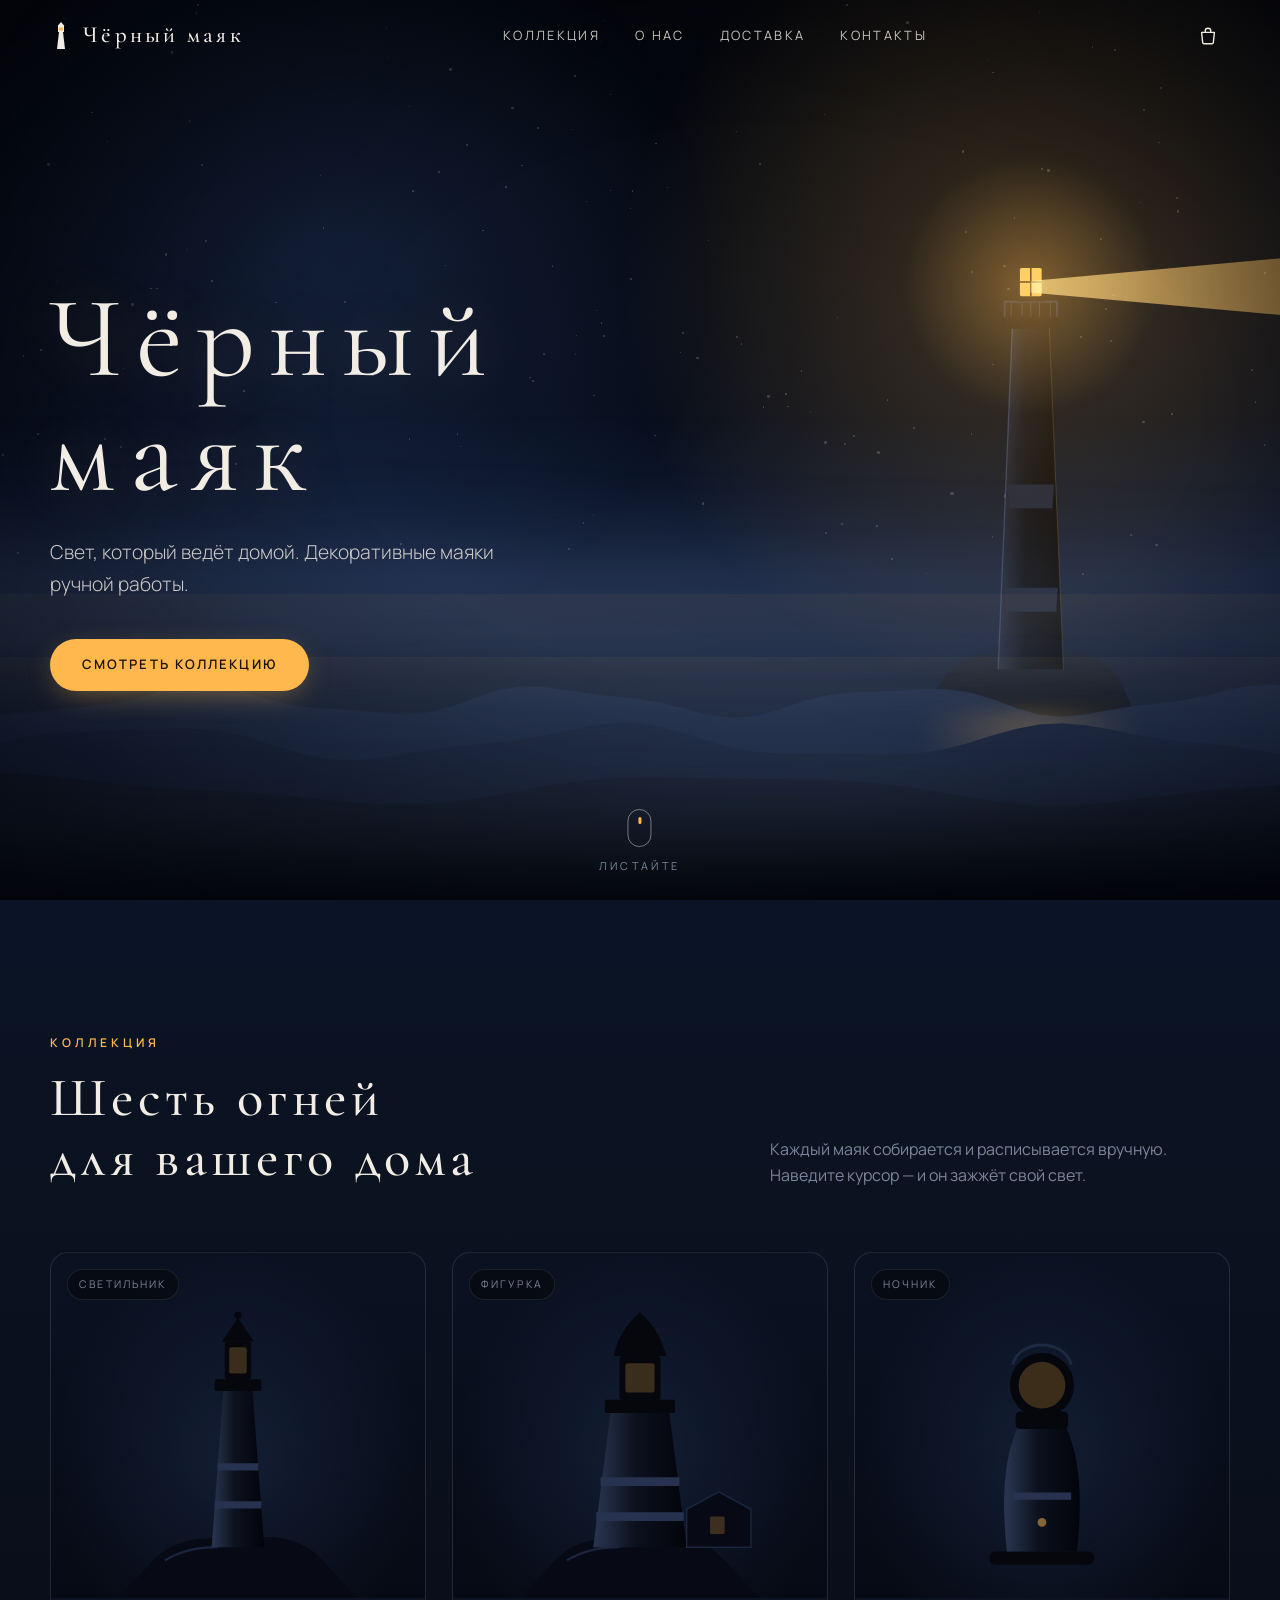
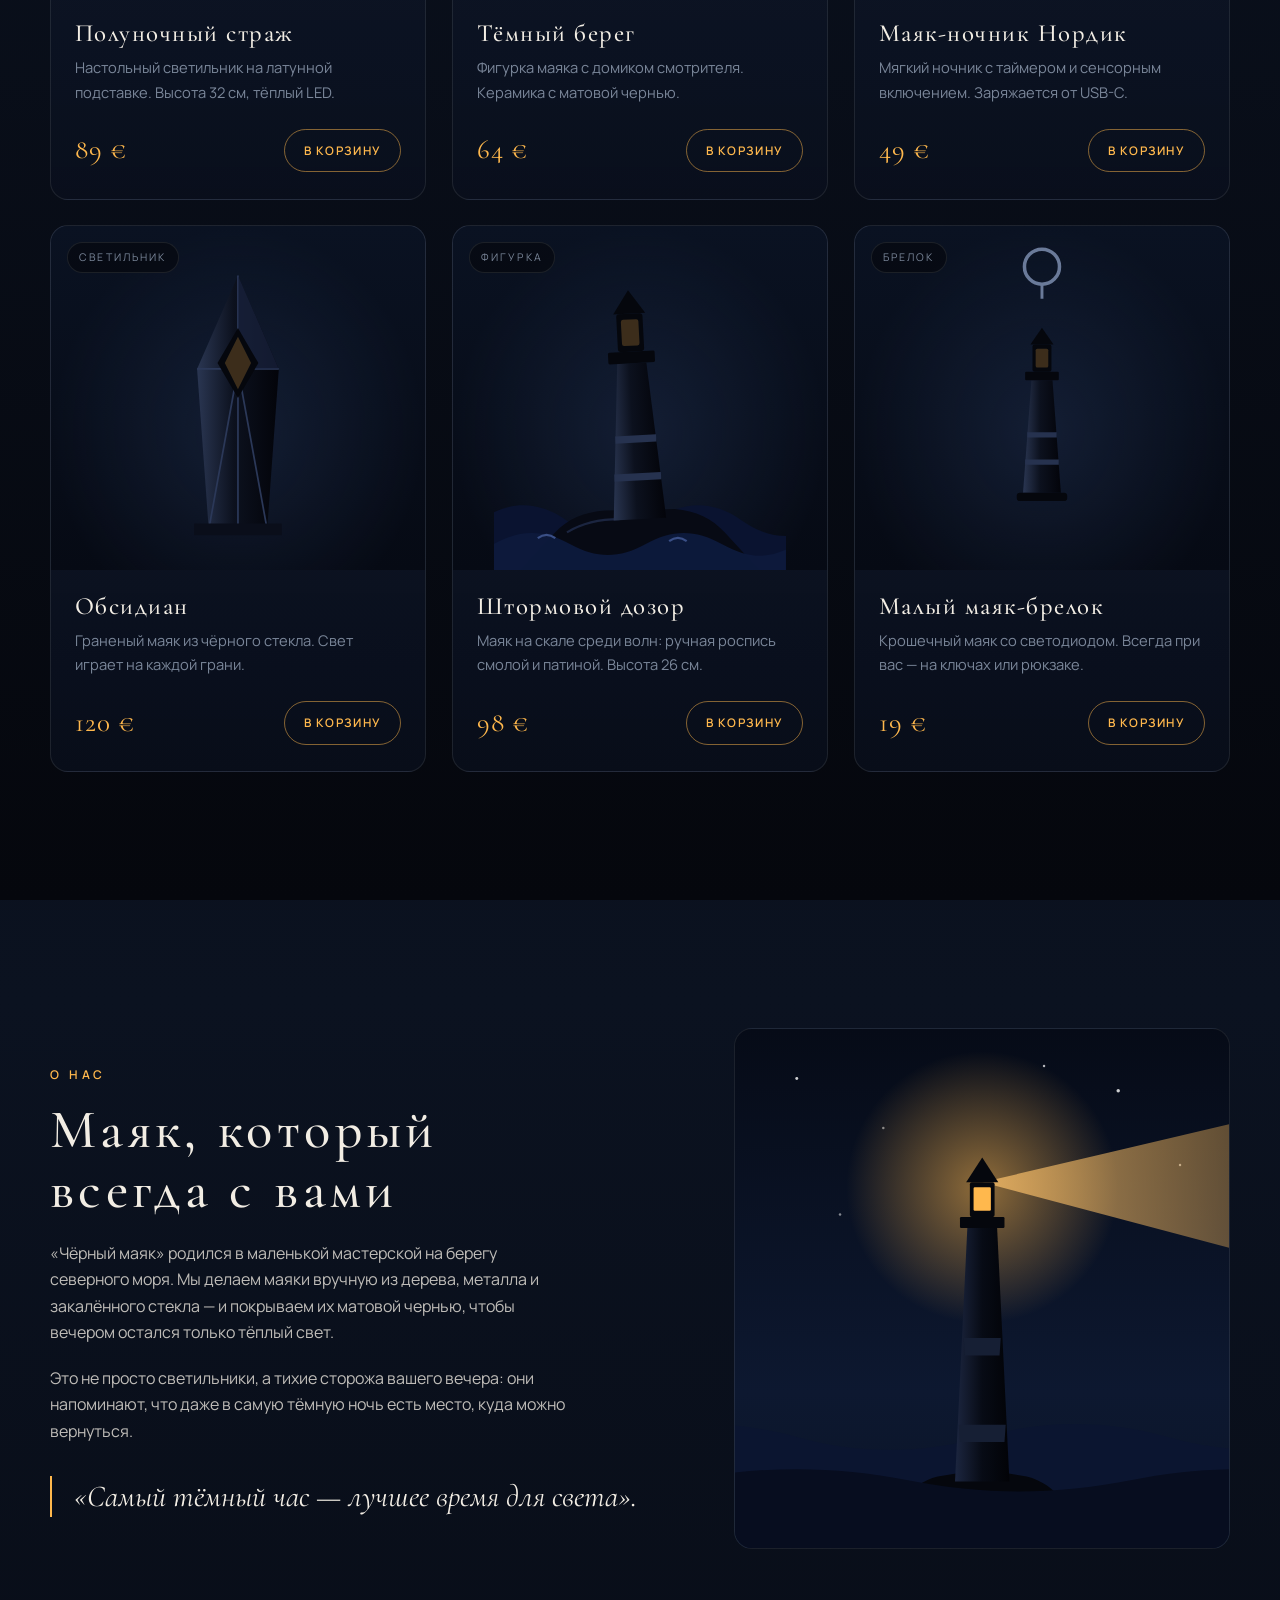
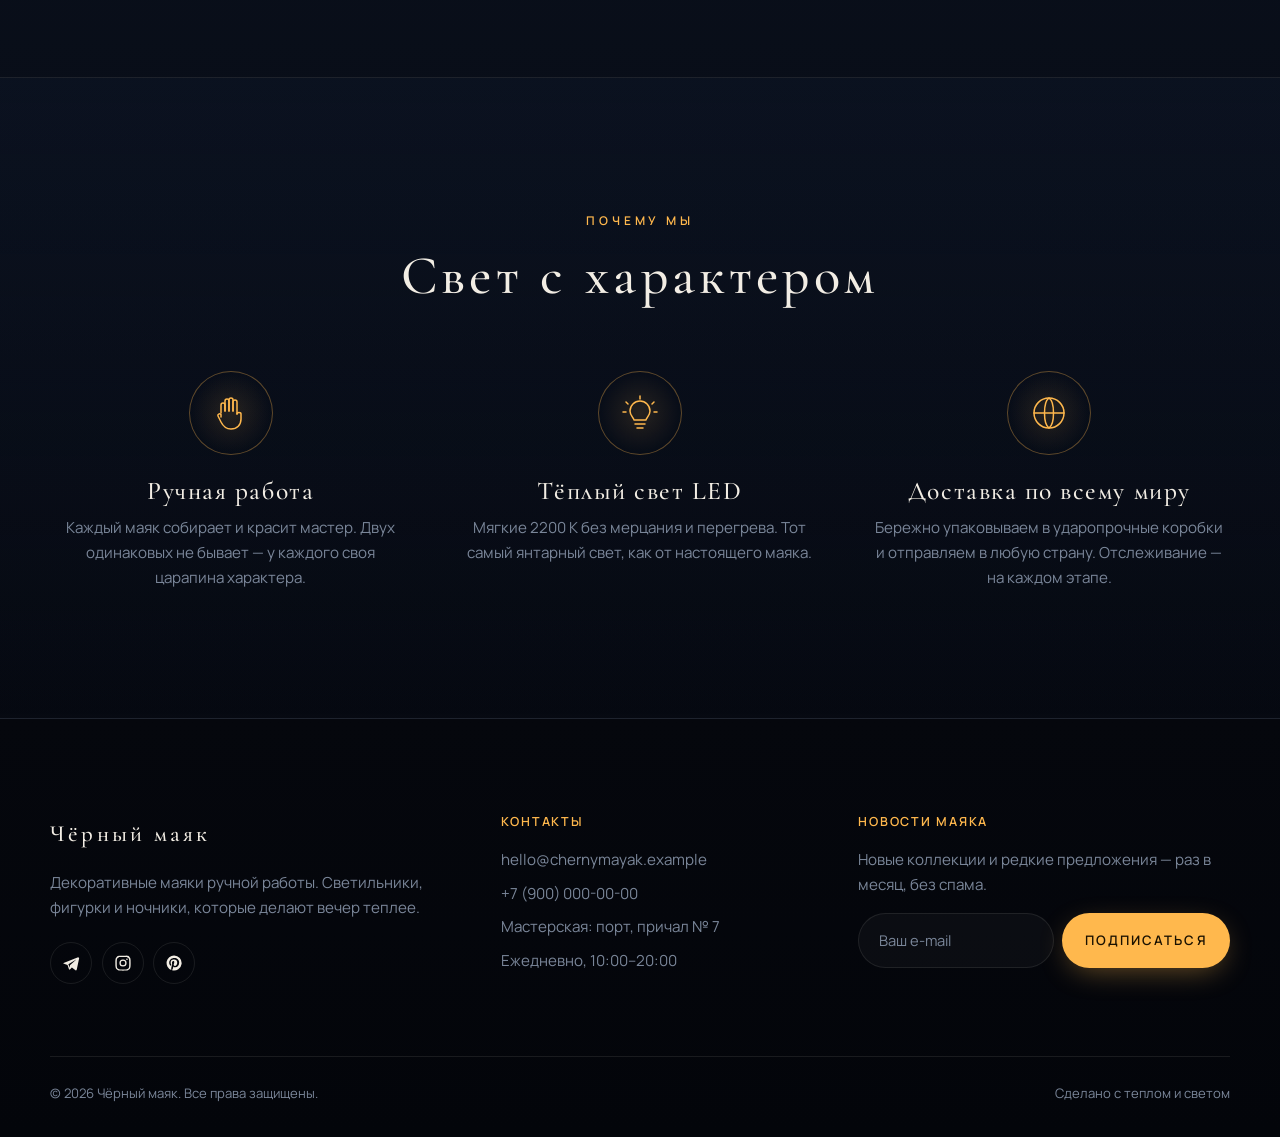
<file: index.html>
<!DOCTYPE html>
<html lang="ru">
<head>
<meta charset="UTF-8">
<meta name="viewport" content="width=device-width, initial-scale=1">
<title>Чёрный маяк — декоративные маяки ручной работы</title>
<meta name="description" content="Чёрный маяк — интернет-магазин декоративных маяков ручной работы: настольные светильники, фигурки и ночники. Свет, который ведёт домой.">
<meta name="theme-color" content="#05070d">

<!-- Шрифты: единственная внешняя зависимость -->
<link rel="preconnect" href="https://fonts.googleapis.com">
<link rel="preconnect" href="https://fonts.gstatic.com" crossorigin>
<link href="https://fonts.googleapis.com/css2?family=Cormorant+Garamond:ital,wght@0,300;0,400;0,500;0,600;1,400;1,500&family=Manrope:wght@300;400;500;600;700&display=swap&subset=cyrillic" rel="stylesheet">

<style>
/* =========================================================
   0. ПЕРЕМЕННЫЕ И БАЗА
   ========================================================= */
:root{
  /* Палитра */
  --bg-0:#05070d;
  --bg-1:#0b1220;
  --bg-2:#101a2e;
  --text:#f2ede4;
  --muted:#7a8699;
  --accent:#ffb84d;
  --accent-soft:rgba(255,184,77,.16);
  --accent-glow:rgba(255,184,77,.45);
  --line:rgba(242,237,228,.09);
  --card:rgba(16,26,46,.55);

  /* Шрифты */
  --font-head:"Cormorant Garamond","Playfair Display",Georgia,serif;
  --font-body:"Manrope","Inter",system-ui,-apple-system,"Segoe UI",sans-serif;

  /* Размеры */
  --nav-h:72px;
  --maxw:1180px;
  --radius:18px;
  --ease:cubic-bezier(.22,.8,.24,1);
}

*,*::before,*::after{box-sizing:border-box}
html{scroll-behavior:smooth;-webkit-text-size-adjust:100%}
body{
  margin:0;
  font-family:var(--font-body);
  font-size:16px;
  line-height:1.65;
  color:var(--text);
  background:linear-gradient(180deg,var(--bg-0) 0%,var(--bg-1) 60%,var(--bg-0) 100%);
  background-color:var(--bg-0);
  overflow-x:hidden;
}
img,svg{display:block;max-width:100%}
a{color:inherit;text-decoration:none}
button{font:inherit;color:inherit;cursor:pointer;border:0;background:none}
h1,h2,h3{font-family:var(--font-head);font-weight:500;margin:0;line-height:1.1}
p{margin:0}
ul{margin:0;padding:0;list-style:none}
:focus-visible{outline:2px solid var(--accent);outline-offset:3px;border-radius:6px}
::selection{background:var(--accent);color:#1a1100}

.container{width:min(var(--maxw),100% - 2.5rem);margin-inline:auto}
.sr-only{position:absolute;width:1px;height:1px;overflow:hidden;clip:rect(0 0 0 0);white-space:nowrap}
.skip{position:fixed;left:1rem;top:-4rem;z-index:200;background:var(--accent);color:#1a1100;padding:.6rem 1rem;border-radius:8px;transition:top .3s}
.skip:focus{top:1rem}

/* Общие заголовки секций */
.eyebrow{
  display:inline-block;font-size:.75rem;font-weight:600;letter-spacing:.32em;text-transform:uppercase;
  color:var(--accent);margin-bottom:1rem;
}
.section{padding:clamp(4.5rem,10vw,8rem) 0;position:relative}
.section-title{
  font-size:clamp(2rem,5vw,3.4rem);letter-spacing:.08em;
}
.section-lead{color:var(--muted);max-width:46ch;margin-top:1rem}

/* Кнопки */
.btn{
  position:relative;display:inline-flex;align-items:center;justify-content:center;gap:.6rem;
  padding:.95rem 2rem;border-radius:999px;font-weight:600;font-size:.82rem;letter-spacing:.16em;text-transform:uppercase;
  transition:transform .4s var(--ease),box-shadow .4s var(--ease),background .4s,color .4s,border-color .4s;
}
.btn-primary{
  background:var(--accent);color:#1a1100;
  box-shadow:0 0 0 0 var(--accent-glow),0 8px 30px -8px var(--accent-glow);
  animation:btnPulse 3.4s ease-in-out infinite;
}
.btn-primary:hover{transform:translateY(-3px);box-shadow:0 0 0 6px rgba(255,184,77,.14),0 14px 44px -6px var(--accent-glow)}
.btn-ghost{border:1px solid var(--line);color:var(--text)}
.btn-ghost:hover{border-color:var(--accent);color:var(--accent);transform:translateY(-2px)}
@keyframes btnPulse{
  0%,100%{box-shadow:0 0 0 0 rgba(255,184,77,0),0 8px 30px -8px var(--accent-glow)}
  50%{box-shadow:0 0 0 8px rgba(255,184,77,.08),0 10px 40px -6px rgba(255,184,77,.6)}
}

/* =========================================================
   1. НАВИГАЦИЯ
   ========================================================= */
.nav{
  position:fixed;inset:0 0 auto 0;height:var(--nav-h);z-index:100;
  display:flex;align-items:center;
  transition:background .5s,backdrop-filter .5s,border-color .5s;
  border-bottom:1px solid transparent;
}
.nav.scrolled{
  background:rgba(5,7,13,.62);
  -webkit-backdrop-filter:blur(16px) saturate(140%);backdrop-filter:blur(16px) saturate(140%);
  border-bottom-color:var(--line);
}
.nav-inner{display:flex;align-items:center;justify-content:space-between;gap:1.5rem;width:min(var(--maxw),100% - 2.5rem);margin-inline:auto}
.logo{display:flex;align-items:center;gap:.7rem;font-family:var(--font-head);font-size:1.45rem;letter-spacing:.14em;font-weight:500}
.logo svg{width:22px;height:30px;overflow:visible}
.logo .lamp-dot{fill:var(--accent);animation:flicker 4s infinite}
.nav-links{display:flex;align-items:center;gap:2.2rem}
.nav-links a{
  position:relative;font-size:.8rem;letter-spacing:.18em;text-transform:uppercase;color:rgba(242,237,228,.82);
  padding:.3rem 0;transition:color .3s;
}
.nav-links a::after{
  content:"";position:absolute;left:0;bottom:-2px;height:1px;width:100%;background:var(--accent);
  transform:scaleX(0);transform-origin:left;transition:transform .4s var(--ease);
}
.nav-links a:hover{color:var(--accent)}
.nav-links a:hover::after{transform:scaleX(1)}
.nav-actions{display:flex;align-items:center;gap:.4rem}
.icon-btn{
  position:relative;width:44px;height:44px;border-radius:50%;display:grid;place-items:center;
  transition:background .3s,color .3s;
}
.icon-btn:hover{background:var(--accent-soft);color:var(--accent)}
.icon-btn svg{width:22px;height:22px}
.cart-count{
  position:absolute;top:2px;right:0;min-width:19px;height:19px;padding:0 5px;border-radius:999px;
  background:var(--accent);color:#1a1100;font-size:.68rem;font-weight:700;line-height:19px;text-align:center;
  transform:scale(0);transition:transform .3s var(--ease);
}
.cart-count.has{transform:scale(1)}
.cart-count.bump{animation:bump .55s var(--ease)}
@keyframes bump{0%{transform:scale(1)}30%{transform:scale(1.7) translateY(-3px)}60%{transform:scale(.85)}100%{transform:scale(1)}}
.burger{display:none}
.burger span{display:block;width:20px;height:1.5px;background:currentColor;margin:5px 0;transition:transform .35s var(--ease),opacity .25s}
.burger[aria-expanded="true"] span:nth-child(1){transform:translateY(6.5px) rotate(45deg)}
.burger[aria-expanded="true"] span:nth-child(2){opacity:0}
.burger[aria-expanded="true"] span:nth-child(3){transform:translateY(-6.5px) rotate(-45deg)}

/* =========================================================
   2. HERO
   ========================================================= */
.hero{
  position:relative;min-height:100vh;min-height:100svh;overflow:hidden;isolation:isolate;
  display:flex;align-items:center;
  background:linear-gradient(180deg,#03050a 0%,#070d1a 45%,#0d1830 72%,#0a1426 100%);
}
.layer{position:absolute;inset:0;pointer-events:none;will-change:transform}

/* Звёзды */
.stars{position:absolute;inset:0 0 35% 0}
.star{
  position:absolute;border-radius:50%;background:#fff;opacity:.2;
  animation:twinkle var(--dur,4s) ease-in-out var(--del,0s) infinite;
}
@keyframes twinkle{0%,100%{opacity:.15;transform:scale(.8)}50%{opacity:var(--max,.9);transform:scale(1.15)}}
.shooting{
  position:absolute;top:14%;left:62%;width:140px;height:1.5px;
  background:linear-gradient(90deg,rgba(255,255,255,.9),transparent);
  transform:rotate(-24deg) translateX(0);opacity:0;
  animation:shoot 11s ease-in 3s infinite;
}
@keyframes shoot{
  0%{opacity:0;transform:rotate(-24deg) translateX(0)}
  2%{opacity:1}
  7%{opacity:0;transform:rotate(-24deg) translateX(-380px)}
  100%{opacity:0;transform:rotate(-24deg) translateX(-380px)}
}
/* Лунное свечение и дымка у горизонта */
.moonglow{
  position:absolute;left:-10%;top:-20%;width:70vw;height:70vw;max-width:900px;max-height:900px;
  background:radial-gradient(circle,rgba(70,110,190,.22),transparent 62%);
}
.haze{
  position:absolute;left:0;right:0;bottom:24%;height:30%;
  background:linear-gradient(180deg,transparent,rgba(60,90,150,.16) 60%,transparent);
}

/* Маяк */
.lighthouse{
  position:absolute;right:clamp(1rem,11vw,12rem);bottom:calc(20% - 4px);
  width:clamp(130px,17vw,250px);aspect-ratio:200/520;
}
.lighthouse svg{width:100%;height:100%;overflow:visible}
.lamp-glow{
  position:absolute;left:50%;top:22.7%;width:520%;aspect-ratio:1;transform:translate(-50%,-50%);
  background:radial-gradient(circle,rgba(255,184,77,.5) 0%,rgba(255,184,77,.16) 16%,transparent 52%);
  animation:flicker 5s infinite;mix-blend-mode:screen;
}
.beam{
  position:absolute;left:50%;top:22.7%;width:min(78vw,1250px);height:min(15vw,240px);
  transform-origin:0 50%;margin-top:calc(min(15vw,240px) / -2);
  background:linear-gradient(90deg,rgba(255,200,110,.78),rgba(255,184,77,.32) 32%,rgba(255,184,77,0) 92%);
  clip-path:polygon(0 47%,100% 0,100% 100%,0 53%);
  filter:blur(5px);mix-blend-mode:screen;
  animation:sweep 9s ease-in-out infinite;
}
/* Луч вращается вокруг башни: проекция на экран сжимается до нуля и разворачивается */
@keyframes sweep{
  0%,100%{transform:scaleX(1);opacity:.95}
  25%{opacity:.7}
  50%{transform:scaleX(-1);opacity:.95}
  75%{opacity:.7}
}
@keyframes flicker{
  0%,100%{opacity:1}
  8%{opacity:.86}
  12%{opacity:1}
  46%{opacity:.93}
  50%{opacity:1}
  78%{opacity:.88}
  82%{opacity:1}
}

/* Море */
.sea{position:absolute;left:-5%;right:-5%;bottom:0;overflow:hidden}
.sea.back{height:34%}
.sea.mid{height:27%}
.sea.front{height:19%}
.sea svg{position:absolute;left:0;bottom:0;width:200%;max-width:none;height:100%}
.sea.back svg{animation:drift 52s linear infinite}
.sea.mid svg{animation:drift 36s linear infinite reverse}
.sea.front svg{animation:drift 24s linear infinite}
@keyframes drift{from{transform:translateX(0)}to{transform:translateX(-50%)}}
.sea.back::after,.sea.mid::after{
  content:"";position:absolute;inset:0;
  background:linear-gradient(180deg,rgba(255,184,77,.05),transparent 40%);
}
/* Золотая дорожка на воде под маяком */
.glint{
  position:absolute;right:clamp(1rem,11vw,12rem);bottom:6%;width:clamp(130px,17vw,250px);height:15%;
  background:radial-gradient(ellipse at 50% 0,rgba(255,184,77,.35),transparent 70%);
  filter:blur(10px);animation:flicker 5s infinite;
}

/* Туман */
.fog{position:absolute;left:-30%;width:160%;height:36%;filter:blur(30px)}
.fog.f1{bottom:12%;background:radial-gradient(ellipse at 30% 50%,rgba(150,175,215,.16),transparent 60%),radial-gradient(ellipse at 75% 60%,rgba(120,150,200,.13),transparent 55%);animation:fogMove 38s ease-in-out infinite alternate}
.fog.f2{bottom:-2%;height:30%;background:radial-gradient(ellipse at 60% 50%,rgba(150,175,215,.18),transparent 60%),radial-gradient(ellipse at 15% 60%,rgba(120,150,200,.12),transparent 55%);animation:fogMove 28s ease-in-out infinite alternate-reverse}
@keyframes fogMove{from{transform:translateX(-6%)}to{transform:translateX(8%)}}
.vignette{position:absolute;inset:0;background:radial-gradient(ellipse at 60% 45%,transparent 40%,rgba(2,3,8,.65) 100%)}

/* Контент hero */
.hero-content{position:relative;z-index:5;padding-top:var(--nav-h);width:min(var(--maxw),100% - 2.5rem);margin-inline:auto}
.hero-text{max-width:44rem}
.hero h1{
  font-size:clamp(2.7rem,9vw,8rem);font-weight:400;letter-spacing:.12em;line-height:1;
  text-shadow:0 0 60px rgba(255,184,77,.18);
}
.hero h1 .word{display:inline-block;white-space:nowrap;margin-right:.28em}
.hero h1 .word:last-child{margin-right:0}
.hero h1 .ch{
  display:inline-block;opacity:0;filter:blur(14px);transform:translateY(.25em);
  animation:chIn 1.2s var(--ease) forwards;animation-delay:calc(.35s + var(--i) * .075s);
}
.hero h1 .ch.accent{color:var(--accent)}
@keyframes chIn{to{opacity:1;filter:blur(0);transform:none}}
.hero-sub{
  margin-top:1.6rem;max-width:30rem;font-size:clamp(1rem,2vw,1.2rem);color:rgba(242,237,228,.82);font-weight:300;
  opacity:0;transform:translateY(14px);animation:fadeUp 1.2s var(--ease) 1.3s forwards;
}
.hero .btn{margin-top:2.4rem;opacity:0;transform:translateY(14px);animation:fadeUp 1.2s var(--ease) 1.65s forwards,btnPulse 3.4s ease-in-out 3s infinite}
@keyframes fadeUp{to{opacity:1;transform:none}}

.scroll-hint{
  position:absolute;left:50%;bottom:1.6rem;z-index:6;transform:translateX(-50%);
  display:flex;flex-direction:column;align-items:center;gap:.6rem;color:var(--muted);
  font-size:.68rem;letter-spacing:.3em;text-transform:uppercase;
  opacity:0;animation:fadeIn 1s 2.4s forwards;
}
@keyframes fadeIn{to{opacity:1}}
.mouse{width:24px;height:38px;border:1.5px solid rgba(242,237,228,.45);border-radius:14px;position:relative;animation:hintPulse 2.4s ease-in-out infinite}
.mouse::before{content:"";position:absolute;left:50%;top:7px;width:3px;height:7px;margin-left:-1.5px;border-radius:2px;background:var(--accent);animation:wheel 2s ease-in-out infinite}
@keyframes wheel{0%{opacity:0;transform:translateY(0)}30%{opacity:1}100%{opacity:0;transform:translateY(14px)}}
@keyframes hintPulse{0%,100%{box-shadow:0 0 0 0 rgba(255,184,77,0)}50%{box-shadow:0 0 18px 2px rgba(255,184,77,.22)}}

/* =========================================================
   3. КАТАЛОГ
   ========================================================= */
.catalog{background:linear-gradient(180deg,#0a1426 0%,var(--bg-1) 18%,var(--bg-0) 100%)}
.section-head{display:flex;flex-wrap:wrap;align-items:end;justify-content:space-between;gap:1.5rem;margin-bottom:clamp(2.5rem,5vw,4rem)}
.grid{display:grid;gap:1.6rem;grid-template-columns:1fr}
@media(min-width:640px){.grid{grid-template-columns:repeat(2,1fr)}}
@media(min-width:1000px){.grid{grid-template-columns:repeat(3,1fr)}}

.card{
  position:relative;display:flex;flex-direction:column;border-radius:var(--radius);overflow:hidden;
  background:linear-gradient(180deg,rgba(22,34,60,.6),rgba(10,16,30,.7));
  border:1px solid var(--line);
  transition:transform .6s var(--ease),box-shadow .6s var(--ease),border-color .6s;
}
.card:hover,.card:focus-within{
  transform:translateY(-8px);border-color:rgba(255,184,77,.38);
  box-shadow:0 30px 60px -28px rgba(0,0,0,.9),0 0 50px -10px rgba(255,184,77,.28);
}
.card-art{
  position:relative;aspect-ratio:1/.92;display:grid;place-items:end center;overflow:hidden;
  background:radial-gradient(ellipse at 50% 60%,rgba(40,60,100,.35),transparent 70%),linear-gradient(180deg,#0a1222,#060a14);
}
.card-art::after{ /* тёплый ореол при наведении */
  content:"";position:absolute;inset:0;background:radial-gradient(circle at 50% 38%,rgba(255,184,77,.3),transparent 55%);
  opacity:0;transition:opacity .7s var(--ease);
}
.card:hover .card-art::after,.card:focus-within .card-art::after{opacity:1}
.card-art svg{width:78%;height:auto;position:relative;z-index:1;transition:transform .8s var(--ease)}
.card:hover .card-art svg{transform:scale(1.05)}
.card-art .lamp{fill:#ffb84d;opacity:.22;transition:opacity .6s var(--ease),filter .6s}
.card-art .halo{opacity:0;transition:opacity .7s var(--ease);transform-box:fill-box;transform-origin:center}
.card-art .ray{opacity:0;transition:opacity .9s var(--ease)}
.card:hover .lamp,.card:focus-within .lamp{opacity:1;filter:drop-shadow(0 0 7px rgba(255,184,77,.9))}
.card:hover .halo,.card:focus-within .halo{opacity:1;animation:flicker 4s infinite}
.card:hover .ray,.card:focus-within .ray{opacity:1}
.tag{
  position:absolute;top:1rem;left:1rem;z-index:2;font-size:.66rem;letter-spacing:.2em;text-transform:uppercase;
  padding:.35rem .7rem;border-radius:999px;background:rgba(5,7,13,.6);border:1px solid var(--line);color:var(--muted);
}
.card-body{padding:1.4rem 1.5rem 1.6rem;display:flex;flex-direction:column;gap:.5rem;flex:1}
.card h3{font-size:1.55rem;letter-spacing:.06em}
.card p{color:var(--muted);font-size:.92rem;flex:1}
.card-foot{display:flex;align-items:center;justify-content:space-between;gap:1rem;margin-top:1rem}
.price{font-family:var(--font-head);font-size:1.7rem;color:var(--accent);letter-spacing:.04em}
.add{
  padding:.7rem 1.2rem;border-radius:999px;border:1px solid rgba(255,184,77,.5);color:var(--accent);
  font-size:.74rem;font-weight:600;letter-spacing:.14em;text-transform:uppercase;
  transition:background .35s,color .35s,transform .35s var(--ease),box-shadow .35s;
}
.add:hover{background:var(--accent);color:#1a1100;box-shadow:0 8px 26px -8px var(--accent-glow);transform:translateY(-2px)}
.add.done{background:var(--accent);color:#1a1100}

/* Появление при скролле */
.reveal{opacity:0;transform:translateY(34px);transition:opacity 1s var(--ease),transform 1s var(--ease);transition-delay:calc(var(--i,0) * 110ms)}
.reveal.in{opacity:1;transform:none}

/* =========================================================
   4. КОРЗИНА (выдвижная панель)
   ========================================================= */
.overlay{
  position:fixed;inset:0;z-index:150;background:rgba(2,4,9,.6);
  -webkit-backdrop-filter:blur(4px);backdrop-filter:blur(4px);
  opacity:0;visibility:hidden;transition:opacity .5s var(--ease),visibility .5s;
}
.overlay.open{opacity:1;visibility:visible}
.drawer{
  position:fixed;top:0;right:0;bottom:0;z-index:160;width:min(430px,100%);
  display:flex;flex-direction:column;
  background:linear-gradient(180deg,#0e1830,#070b16);border-left:1px solid var(--line);
  box-shadow:-30px 0 80px -20px rgba(0,0,0,.8);
  transform:translateX(104%);transition:transform .65s var(--ease),visibility .65s;visibility:hidden;
}
.drawer.open{transform:none;visibility:visible}
.drawer-head{display:flex;align-items:center;justify-content:space-between;padding:1.4rem 1.5rem;border-bottom:1px solid var(--line)}
.drawer-head h2{font-size:1.7rem;letter-spacing:.08em}
.drawer-body{flex:1;overflow:auto;padding:1rem 1.5rem}
.empty{height:100%;display:grid;place-content:center;text-align:center;gap:1rem;color:var(--muted)}
.empty svg{width:64px;height:84px;margin:0 auto;opacity:.7}
.line-item{
  display:grid;grid-template-columns:64px 1fr auto;gap:1rem;align-items:center;
  padding:1rem 0;border-bottom:1px solid var(--line);
}
.line-item.enter{animation:rowIn .6s var(--ease)}
@keyframes rowIn{from{opacity:0;transform:translateX(30px);background:var(--accent-soft)}to{opacity:1;transform:none;background:transparent}}
.thumb{width:64px;height:64px;border-radius:12px;background:#080d1a;border:1px solid var(--line);display:grid;place-items:end center;overflow:hidden}
.thumb svg{width:100%;height:100%;padding:4px}
.thumb .lamp{fill:#ffb84d}
.thumb .halo,.thumb .ray{display:none}
.line-name{font-family:var(--font-head);font-size:1.15rem;letter-spacing:.04em;line-height:1.2}
.line-price{color:var(--muted);font-size:.85rem;margin-top:.15rem}
.qty{display:inline-flex;align-items:center;gap:.2rem;margin-top:.5rem;border:1px solid var(--line);border-radius:999px}
.qty button{width:30px;height:30px;border-radius:50%;display:grid;place-items:center;font-size:1.05rem;transition:background .25s,color .25s}
.qty button:hover{background:var(--accent-soft);color:var(--accent)}
.qty span{min-width:1.6rem;text-align:center;font-size:.9rem;font-variant-numeric:tabular-nums}
.line-side{text-align:right;display:flex;flex-direction:column;align-items:flex-end;gap:.6rem}
.line-total{color:var(--accent);font-family:var(--font-head);font-size:1.25rem}
.remove{font-size:.72rem;letter-spacing:.14em;text-transform:uppercase;color:var(--muted);transition:color .25s}
.remove:hover{color:#ff7a6b}
.drawer-foot{padding:1.4rem 1.5rem 1.6rem;border-top:1px solid var(--line);display:grid;gap:1rem}
.total-row{display:flex;justify-content:space-between;align-items:baseline}
.total-row span:first-child{color:var(--muted);letter-spacing:.14em;text-transform:uppercase;font-size:.78rem}
.total-row strong{font-family:var(--font-head);font-weight:500;font-size:2rem;color:var(--accent)}
.drawer-foot .btn{width:100%}
.btn[disabled]{opacity:.4;pointer-events:none;animation:none}
.success{
  position:absolute;inset:0;z-index:3;display:grid;place-content:center;gap:1.2rem;text-align:center;padding:2rem;
  background:linear-gradient(180deg,#0e1830,#070b16);
  opacity:0;visibility:hidden;transition:opacity .6s var(--ease),visibility .6s;
}
.success.show{opacity:1;visibility:visible}
.success .ok{
  width:84px;height:84px;margin:0 auto;border-radius:50%;display:grid;place-items:center;
  border:1.5px solid var(--accent);box-shadow:0 0 40px -4px var(--accent-glow);
}
.success .ok svg{width:38px;height:38px;stroke:var(--accent);fill:none;stroke-width:2;stroke-linecap:round;stroke-linejoin:round;stroke-dasharray:40;stroke-dashoffset:40}
.success.show .ok svg{animation:draw .9s .3s var(--ease) forwards}
.success h3{font-size:2rem;letter-spacing:.06em}
.success p{color:var(--muted);max-width:28ch;margin-inline:auto;font-size:.92rem}
@keyframes draw{to{stroke-dashoffset:0}}

.toast{
  position:fixed;left:50%;bottom:1.6rem;z-index:300;transform:translate(-50%,30px);opacity:0;
  background:rgba(14,24,48,.92);border:1px solid rgba(255,184,77,.4);color:var(--text);
  padding:.8rem 1.4rem;border-radius:999px;font-size:.88rem;box-shadow:0 14px 40px -10px rgba(0,0,0,.8);
  -webkit-backdrop-filter:blur(10px);backdrop-filter:blur(10px);
  transition:opacity .45s var(--ease),transform .45s var(--ease);pointer-events:none;
}
.toast.show{opacity:1;transform:translate(-50%,0)}

/* =========================================================
   5. О НАС
   ========================================================= */
.about-grid{display:grid;gap:clamp(2rem,6vw,5rem);align-items:center}
@media(min-width:900px){.about-grid{grid-template-columns:1.1fr .9fr}}
.about-text p{color:rgba(242,237,228,.78);margin-top:1.2rem;max-width:52ch}
.quote{
  margin:2rem 0 0;padding-left:1.4rem;border-left:2px solid var(--accent);
  font-family:var(--font-head);font-style:italic;font-size:clamp(1.4rem,3vw,1.9rem);line-height:1.35;color:var(--text);
}
.about-art{
  position:relative;aspect-ratio:1/1.05;border-radius:var(--radius);overflow:hidden;border:1px solid var(--line);
  background:linear-gradient(180deg,#060b17,#0d1830 70%,#0a1426);
}
.about-art svg{position:absolute;inset:0;width:100%;height:100%}
.about-art .abeam{transform-origin:200px 128px;animation:sweep 9s ease-in-out infinite;transform-box:view-box}
.about-art .aflick{animation:flicker 5s infinite}
.about-art .awave{animation:drift 20s linear infinite}
.about-art .awave.w2{animation-duration:30s;animation-direction:reverse}

/* =========================================================
   6. ПРЕИМУЩЕСТВА
   ========================================================= */
.features{border-block:1px solid var(--line);background:linear-gradient(180deg,rgba(16,26,46,.35),transparent)}
.feat-grid{display:grid;gap:2.5rem}
@media(min-width:800px){.feat-grid{grid-template-columns:repeat(3,1fr);gap:3rem}}
.feat{text-align:center;max-width:22rem;margin-inline:auto}
.feat-icon{
  width:84px;height:84px;margin:0 auto 1.4rem;border-radius:50%;display:grid;place-items:center;
  border:1px solid rgba(255,184,77,.35);background:radial-gradient(circle,rgba(255,184,77,.12),transparent 70%);
}
.feat-icon svg{width:40px;height:40px;fill:none;stroke:var(--accent);stroke-width:1.5;stroke-linecap:round;stroke-linejoin:round}
.feat-icon svg *{stroke-dasharray:200;stroke-dashoffset:200;transition:stroke-dashoffset 1.8s var(--ease) .3s}
.feat.in .feat-icon svg *{stroke-dashoffset:0}
.feat h3{font-size:1.6rem;letter-spacing:.06em;margin-bottom:.6rem}
.feat p{color:var(--muted);font-size:.95rem}

/* =========================================================
   7. ПОДВАЛ
   ========================================================= */
.footer{padding:clamp(4rem,8vw,6rem) 0 2rem;background:linear-gradient(180deg,var(--bg-0),#03050a)}
.foot-grid{display:grid;gap:3rem}
@media(min-width:860px){.foot-grid{grid-template-columns:1.3fr 1fr 1.2fr}}
.foot-col h3{font-size:1.2rem;letter-spacing:.14em;text-transform:uppercase;font-family:var(--font-body);font-weight:600;color:var(--accent);margin-bottom:1.1rem;font-size:.78rem}
.foot-col p,.foot-col li{color:var(--muted);font-size:.95rem}
.foot-col li+li{margin-top:.55rem}
.foot-col a{transition:color .3s}
.foot-col a:hover{color:var(--accent)}
.foot-brand .logo{margin-bottom:1rem}
.socials{display:flex;gap:.6rem;margin-top:1.4rem}
.socials a{width:42px;height:42px;border-radius:50%;border:1px solid var(--line);display:grid;place-items:center;transition:all .35s var(--ease)}
.socials a:hover{border-color:var(--accent);color:var(--accent);transform:translateY(-3px);box-shadow:0 8px 24px -8px var(--accent-glow)}
.socials svg{width:18px;height:18px;fill:currentColor}
.sub-form{display:flex;gap:.5rem;margin-top:1rem;flex-wrap:wrap}
.sub-form input{
  flex:1 1 180px;min-width:0;padding:.9rem 1.2rem;border-radius:999px;border:1px solid var(--line);
  background:rgba(255,255,255,.03);color:var(--text);font:inherit;font-size:.92rem;transition:border-color .3s,box-shadow .3s;
}
.sub-form input::placeholder{color:var(--muted)}
.sub-form input:focus{outline:none;border-color:var(--accent);box-shadow:0 0 0 3px var(--accent-soft)}
.sub-form .btn{padding:.9rem 1.4rem}
.form-msg{min-height:1.4em;margin-top:.7rem;font-size:.85rem}
.form-msg.ok{color:var(--accent)}
.form-msg.err{color:#ff8f80}
.copy{margin-top:3.5rem;padding-top:1.6rem;border-top:1px solid var(--line);display:flex;flex-wrap:wrap;gap:.6rem 2rem;justify-content:space-between;color:var(--muted);font-size:.82rem}

/* =========================================================
   АДАПТИВ
   ========================================================= */
@media(max-width:860px){
  .burger{display:grid}
  .nav-links{
    position:fixed;top:var(--nav-h);left:0;right:0;flex-direction:column;gap:0;padding:.5rem 1.25rem 1.5rem;
    background:rgba(5,7,13,.94);-webkit-backdrop-filter:blur(18px);backdrop-filter:blur(18px);border-bottom:1px solid var(--line);
    transform:translateY(-12px);opacity:0;visibility:hidden;transition:all .45s var(--ease);
  }
  .nav-links.open{transform:none;opacity:1;visibility:visible}
  .nav-links a{padding:1rem 0;width:100%;border-bottom:1px solid var(--line);font-size:.9rem}
  .nav-links a::after{display:none}
  .lighthouse{right:6%;bottom:calc(19% - 4px);width:clamp(100px,30vw,170px);opacity:.9}
  .glint{right:6%;width:clamp(100px,30vw,170px)}
  .hero{align-items:flex-start}
  .hero-content{padding-top:calc(var(--nav-h) + 16vh)}
  .hero-text{text-align:left}
  .scroll-hint{bottom:1rem}
}
@media(max-width:520px){
  .hero .btn{padding:.9rem 1.5rem}
  .logo{font-size:1.2rem}
}

/* =========================================================
   REDUCED MOTION: отключаем сложные анимации
   ========================================================= */
@media (prefers-reduced-motion:reduce){
  html{scroll-behavior:auto}
  *,*::before,*::after{animation-duration:.001ms!important;animation-iteration-count:1!important;animation-delay:0s!important;transition-duration:.001ms!important;transition-delay:0s!important}
  .reveal{opacity:1;transform:none}
  .hero h1 .ch,.hero-sub,.hero .btn,.scroll-hint{opacity:1;filter:none;transform:none}
  .beam{transform:scaleX(1);opacity:.8}
  .shooting{display:none}
  .layer{transform:none!important}
}
</style>
</head>

<body>
<a class="skip" href="#collection">Перейти к каталогу</a>

<!-- ===================== НАВИГАЦИЯ ===================== -->
<header class="nav" id="nav">
  <div class="nav-inner">
    <a class="logo" href="#top" aria-label="Чёрный маяк — на главную">
      <svg viewBox="0 0 22 30" aria-hidden="true">
        <path d="M7 28 9 11h4l2 17z" fill="#f2ede4"/>
        <rect x="8" y="5" width="6" height="6" fill="#f2ede4"/>
        <rect class="lamp-dot" x="9" y="6.4" width="4" height="3.2" rx=".6"/>
        <path d="M7.5 5 11 1l3.5 4z" fill="#f2ede4"/>
      </svg>
      <span>Чёрный маяк</span>
    </a>

    <nav class="nav-links" id="navLinks" aria-label="Основная навигация">
      <a href="#collection">Коллекция</a>
      <a href="#about">О нас</a>
      <a href="#delivery">Доставка</a>
      <a href="#contacts">Контакты</a>
    </nav>

    <div class="nav-actions">
      <button class="icon-btn" id="cartBtn" aria-label="Открыть корзину, товаров: 0" aria-controls="cart" aria-expanded="false">
        <svg viewBox="0 0 24 24" fill="none" stroke="currentColor" stroke-width="1.5" stroke-linecap="round" stroke-linejoin="round" aria-hidden="true">
          <path d="M5 8h14l-1.2 11.2a1.5 1.5 0 0 1-1.5 1.3H7.7a1.5 1.5 0 0 1-1.5-1.3z"/><path d="M9 8V6.5a3 3 0 0 1 6 0V8"/>
        </svg>
        <span class="cart-count" id="cartCount" aria-hidden="true">0</span>
      </button>
      <button class="icon-btn burger" id="burger" aria-label="Открыть меню" aria-expanded="false" aria-controls="navLinks">
        <span></span><span></span><span></span>
      </button>
    </div>
  </div>
</header>

<main id="top">

<!-- ===================== HERO ===================== -->
<section class="hero" id="hero" aria-label="Чёрный маяк">
  <div class="layer" data-depth="0.15"><div class="moonglow"></div></div>
  <div class="layer" data-depth="0.25"><div class="stars" id="stars"></div><div class="shooting"></div></div>
  <div class="layer" data-depth="0.4"><div class="haze"></div></div>

  <!-- Маяк с вращающимся лучом -->
  <div class="layer" data-depth="0.9">
    <div class="lighthouse" aria-hidden="true">
      <div class="lamp-glow"></div>
      <div class="beam"></div>
      <svg viewBox="0 0 200 520">
        <defs>
          <linearGradient id="hTower" x1="0" x2="1">
            <stop offset="0" stop-color="#1a2338"/><stop offset=".4" stop-color="#080c16"/><stop offset="1" stop-color="#020307"/>
          </linearGradient>
          <linearGradient id="hRock" x1="0" x2="0" y1="0" y2="1">
            <stop offset="0" stop-color="#121a2c"/><stop offset="1" stop-color="#03050a"/>
          </linearGradient>
        </defs>
        <!-- скала -->
        <path d="M-10 520 20 478c10-14 28-22 46-24l68-2c20 2 38 12 48 28l18 40z" fill="url(#hRock)"/>
        <!-- башня -->
        <path d="M70 470 83 156h34l13 314z" fill="url(#hTower)"/>
        <path d="M83 156 70 470" stroke="rgba(120,150,210,.28)" stroke-width="1.2"/>
        <!-- полосы -->
        <path d="M78.6 300h42.8l-1.6 22H80.2zM75.2 395h49.6l-1.4 22H76.6z" fill="#161f34"/>
        <!-- галерея -->
        <rect x="74" y="146" width="52" height="11" rx="1.5" fill="#05070d"/>
        <path d="M76 146v-14h48v14" fill="none" stroke="#1a2338" stroke-width="1.5"/>
        <path d="M82 132v14M92 132v14M100 132v14M108 132v14M118 132v14" stroke="#1a2338" stroke-width="1"/>
        <!-- фонарная комната -->
        <rect x="86" y="96" width="28" height="36" rx="2" fill="#05070d"/>
        <rect x="90" y="101" width="20" height="26" rx="1.5" fill="#ffb84d"/>
        <path d="M100 101v26M90 114h20" stroke="#05070d" stroke-width="1.4"/>
        <!-- крыша -->
        <path d="M82 96h36L100 70z" fill="#05070d"/>
        <path d="M100 70V54" stroke="#05070d" stroke-width="2"/>
        <circle cx="100" cy="52" r="2.4" fill="#05070d"/>
        <path d="M117 156l13 314" stroke="rgba(255,184,77,.16)" stroke-width="1"/>
      </svg>
    </div>
  </div>

  <!-- Море: три слоя волн -->
  <div class="layer" data-depth="0.6"><div class="sea back"><svg id="wave1" viewBox="0 0 2880 200" preserveAspectRatio="none" aria-hidden="true"></svg></div></div>
  <div class="layer" data-depth="0.75"><div class="glint"></div><div class="sea mid"><svg id="wave2" viewBox="0 0 2880 200" preserveAspectRatio="none" aria-hidden="true"></svg></div></div>
  <div class="layer" data-depth="1"><div class="sea front"><svg id="wave3" viewBox="0 0 2880 200" preserveAspectRatio="none" aria-hidden="true"></svg></div></div>

  <!-- Туман -->
  <div class="layer" data-depth="0.5"><div class="fog f1"></div></div>
  <div class="layer" data-depth="1.2"><div class="fog f2"></div></div>
  <div class="vignette"></div>

  <div class="hero-content">
    <div class="hero-text">
      <h1 id="heroTitle" aria-label="Чёрный маяк">Чёрный маяк</h1>
      <p class="hero-sub">Свет, который ведёт домой. Декоративные маяки ручной работы.</p>
      <a class="btn btn-primary" href="#collection" id="heroCta">Смотреть коллекцию</a>
    </div>
  </div>

  <a class="scroll-hint" href="#collection" aria-label="Прокрутить к каталогу">
    <span class="mouse" aria-hidden="true"></span>
    <span>Листайте</span>
  </a>
</section>

<!-- ===================== КАТАЛОГ ===================== -->
<section class="section catalog" id="collection" aria-labelledby="catTitle">
  <div class="container">
    <div class="section-head">
      <div class="reveal">
        <span class="eyebrow">Коллекция</span>
        <h2 class="section-title" id="catTitle">Шесть огней<br>для вашего дома</h2>
      </div>
      <p class="section-lead reveal" style="--i:1">Каждый маяк собирается и расписывается вручную. Наведите курсор — и он зажжёт свой свет.</p>
    </div>
    <div class="grid" id="grid"></div>
  </div>
</section>

<!-- ===================== О НАС ===================== -->
<section class="section" id="about" aria-labelledby="aboutTitle">
  <div class="container about-grid">
    <div class="about-text">
      <span class="eyebrow reveal">О нас</span>
      <h2 class="section-title reveal" id="aboutTitle" style="--i:1">Маяк, который<br>всегда с вами</h2>
      <p class="reveal" style="--i:2">«Чёрный маяк» родился в маленькой мастерской на берегу северного моря. Мы делаем маяки вручную из дерева, металла и закалённого стекла — и покрываем их матовой чернью, чтобы вечером остался только тёплый свет.</p>
      <p class="reveal" style="--i:3">Это не просто светильники, а тихие сторожа вашего вечера: они напоминают, что даже в самую тёмную ночь есть место, куда можно вернуться.</p>
      <blockquote class="quote reveal" style="--i:4">«Самый тёмный час — лучшее время для света».</blockquote>
    </div>

    <div class="about-art reveal" style="--i:2" role="img" aria-label="Иллюстрация: чёрный маяк на скале, луч света скользит над ночным морем">
      <svg viewBox="0 0 400 420" preserveAspectRatio="xMidYMid slice" aria-hidden="true">
        <defs>
          <linearGradient id="aBeam" x1="0" x2="1"><stop offset="0" stop-color="#ffc46e" stop-opacity=".8"/><stop offset="1" stop-color="#ffb84d" stop-opacity="0"/></linearGradient>
          <radialGradient id="aGlow"><stop offset="0" stop-color="#ffb84d" stop-opacity=".55"/><stop offset="1" stop-color="#ffb84d" stop-opacity="0"/></radialGradient>
          <linearGradient id="aTower" x1="0" x2="1"><stop offset="0" stop-color="#1c2640"/><stop offset=".5" stop-color="#070b15"/><stop offset="1" stop-color="#020307"/></linearGradient>
        </defs>
        <g fill="#fff">
          <circle cx="50" cy="40" r="1.2" opacity=".8"/><circle cx="120" cy="80" r="1" opacity=".5"/><circle cx="310" cy="50" r="1.4" opacity=".8"/>
          <circle cx="360" cy="110" r="1" opacity=".6"/><circle cx="85" cy="150" r="1" opacity=".5"/><circle cx="250" cy="30" r="1" opacity=".7"/>
        </g>
        <circle class="aflick" cx="200" cy="128" r="110" fill="url(#aGlow)"/>
        <g class="abeam"><path d="M200 124 600 30V230z" fill="url(#aBeam)" opacity=".9"/></g>
        <g class="awave"><path d="M-400 330c50-14 100-14 150 0s100 14 150 0 100-14 150 0 100 14 150 0 100-14 150 0 100 14 150 0 100-14 150 0V420H-400z" fill="#0b1530"/></g>
        <path d="M120 420c4-30 20-52 44-58l36-6 36 6c24 6 40 28 44 58z" fill="#05070d"/>
        <path d="M178 366 188 160h24l10 206z" fill="url(#aTower)"/>
        <path d="M185 250h30l-1 14h-28zM181 320h38l-1 14h-36z" fill="#161f34"/>
        <rect x="182" y="152" width="36" height="9" rx="1" fill="#05070d"/>
        <rect x="190" y="124" width="20" height="28" rx="1.5" fill="#05070d"/>
        <rect class="aflick" x="193" y="128" width="14" height="19" rx="1" fill="#ffb84d"/>
        <path d="M187 124h26l-13-20z" fill="#05070d"/>
        <g class="awave w2"><path d="M-400 365c60-12 120-12 180 0s120 12 180 0 120-12 180 0 120 12 180 0 120-12 180 0 120 12 180 0V420H-400z" fill="#070d1f"/></g>
      </svg>
    </div>
  </div>
</section>

<!-- ===================== ПРЕИМУЩЕСТВА ===================== -->
<section class="section features" id="delivery" aria-labelledby="featTitle">
  <div class="container">
    <div class="reveal" style="text-align:center;margin-bottom:clamp(2.5rem,5vw,4rem)">
      <span class="eyebrow">Почему мы</span>
      <h2 class="section-title" id="featTitle">Свет с характером</h2>
    </div>
    <div class="feat-grid">
      <article class="feat reveal">
        <div class="feat-icon" aria-hidden="true">
          <svg viewBox="0 0 40 40"><path d="M10 20v-8a2 2 0 0 1 4 0v6"/><path d="M14 18V8a2 2 0 0 1 4 0v10"/><path d="M18 18V7a2 2 0 0 1 4 0v11"/><path d="M22 18V9a2 2 0 0 1 4 0v12"/><path d="M26 21c0-2 4-2 4 0v5c0 6-4 10-10 10-5 0-8-3-10-7l-3-6c-.8-1.6 1.6-3 3-1.4L10 24"/></svg>
        </div>
        <h3>Ручная работа</h3>
        <p>Каждый маяк собирает и красит мастер. Двух одинаковых не бывает — у каждого своя царапина характера.</p>
      </article>
      <article class="feat reveal" style="--i:1">
        <div class="feat-icon" aria-hidden="true">
          <svg viewBox="0 0 40 40"><path d="M14 27c0-2-4-4-4-9a10 10 0 0 1 20 0c0 5-4 7-4 9z"/><path d="M15 31h10M17 35h6"/><path d="M20 3v3M6 9l2 2M34 9l-2 2M3 19h3M34 19h3"/></svg>
        </div>
        <h3>Тёплый свет LED</h3>
        <p>Мягкие 2200 K без мерцания и перегрева. Тот самый янтарный свет, как от настоящего маяка.</p>
      </article>
      <article class="feat reveal" style="--i:2">
        <div class="feat-icon" aria-hidden="true">
          <svg viewBox="0 0 40 40"><circle cx="20" cy="20" r="15"/><path d="M5 20h30"/><path d="M20 5c-6 4-6 26 0 30M20 5c6 4 6 26 0 30"/></svg>
        </div>
        <h3>Доставка по всему миру</h3>
        <p>Бережно упаковываем в ударопрочные коробки и отправляем в любую страну. Отслеживание — на каждом этапе.</p>
      </article>
    </div>
  </div>
</section>
</main>

<!-- ===================== ПОДВАЛ ===================== -->
<footer class="footer" id="contacts">
  <div class="container">
    <div class="foot-grid">
      <div class="foot-col foot-brand">
        <a class="logo" href="#top"><span>Чёрный маяк</span></a>
        <p>Декоративные маяки ручной работы. Светильники, фигурки и ночники, которые делают вечер теплее.</p>
        <div class="socials" aria-label="Социальные сети">
          <a href="#" aria-label="Telegram"><svg viewBox="0 0 24 24"><path d="M21.5 4.3 2.9 11.5c-1.3.5-1.2 1.2-.2 1.5l4.7 1.5 1.8 5.6c.2.6.1.8.7.8.5 0 .7-.2 1-.5l2.3-2.3 4.8 3.5c.9.5 1.5.2 1.7-.8l3.1-14.700c.3-1.300-.5-1.800-1.300-1.500zM8.500 13.800l9.400-5.900c.4-.3.8-.1.5.2l-7.800 7-.3 3.200z"/></svg></a>
          <a href="#" aria-label="Instagram"><svg viewBox="0 0 24 24"><path d="M12 7.200A4.800 4.800 0 1 0 12 16.800 4.800 4.800 0 0 0 12 7.200zm0 7.900a3.100 3.100 0 1 1 0-6.200 3.100 3.100 0 0 1 0 6.200zM17.300 5.900a1.100 1.100 0 1 0 0 2.200 1.100 1.100 0 0 0 0-2.200zM12 2.200c-2.700 0-3 0-4.100.1-1.100 0-1.800.2-2.500.5-.7.300-1.200.6-1.800 1.200-.6.600-.9 1.100-1.200 1.800-.3.700-.4 1.400-.5 2.500C1.800 9 1.800 9.300 1.800 12s0 3 .1 4.100c.1 1.100.2 1.800.5 2.500.3.700.6 1.200 1.200 1.800.6.600 1.100.9 1.800 1.200.7.300 1.400.4 2.500.5 1.100.1 1.400.1 4.100.1s3 0 4.100-.1c1.100-.1 1.800-.2 2.500-.5.700-.3 1.200-.6 1.800-1.200.6-.6.9-1.100 1.200-1.800.3-.7.4-1.400.5-2.500.1-1.100.1-1.400.1-4.100s0-3-.1-4.100c-.1-1.100-.2-1.800-.5-2.500-.3-.7-.6-1.200-1.200-1.800-.6-.6-1.100-.9-1.800-1.200-.7-.3-1.400-.4-2.500-.5C15 2.200 14.700 2.200 12 2.200zm0 1.800c2.700 0 3 0 4 .1 1 0 1.500.2 1.900.4.500.2.800.4 1.100.8.400.3.600.6.800 1.100.2.400.3.900.4 1.900.1 1 .1 1.300.1 4s0 3-.1 4c0 1-.2 1.500-.4 1.900-.2.500-.4.800-.8 1.100-.3.400-.6.600-1.100.8-.4.200-.9.300-1.900.4-1 .1-1.300.1-4 .1s-3 0-4-.1c-1 0-1.500-.2-1.900-.4-.5-.2-.8-.4-1.100-.8-.4-.3-.6-.6-.8-1.100-.2-.4-.3-.9-.4-1.900-.1-1-.1-1.300-.1-4s0-3 .1-4c0-1 .2-1.500.4-1.900.2-.5.400-.8.800-1.100.3-.4.600-.6 1.100-.8.400-.2.900-.3 1.900-.4 1-.1 1.300-.1 4-.1z"/></svg></a>
          <a href="#" aria-label="Pinterest"><svg viewBox="0 0 24 24"><path d="M12 2a10 10 0 0 0-3.600 19.300c-.1-.8-.2-2 0-2.900l1.200-5s-.3-.6-.3-1.500c0-1.400.8-2.500 1.800-2.500.9 0 1.300.7 1.300 1.400 0 .9-.5 2.100-.8 3.300-.2 1 .5 1.800 1.500 1.800 1.800 0 3.200-1.900 3.200-4.600 0-2.400-1.700-4.100-4.200-4.100a4.400 4.400 0 0 0-4.600 4.400c0 .9.300 1.800.8 2.300.1.100.1.200.1.300l-.3 1.200c0 .2-.2.300-.4.200-1.300-.6-2.100-2.500-2.100-4 0-3.300 2.400-6.300 6.900-6.300 3.600 0 6.400 2.600 6.400 6 0 3.600-2.300 6.500-5.400 6.500-1 0-2-.5-2.300-1.200l-.6 2.400c-.2.900-.8 2-1.200 2.600A10 10 0 1 0 12 2z"/></svg></a>
        </div>
      </div>

      <div class="foot-col">
        <h3>Контакты</h3>
        <ul>
          <li><a href="mailto:hello@chernymayak.example">hello@chernymayak.example</a></li>
          <li><a href="tel:+79000000000">+7 (900) 000-00-00</a></li>
          <li>Мастерская: порт, причал № 7</li>
          <li>Ежедневно, 10:00–20:00</li>
        </ul>
      </div>

      <div class="foot-col">
        <h3>Новости маяка</h3>
        <p>Новые коллекции и редкие предложения — раз в месяц, без спама.</p>
        <form class="sub-form" id="subForm" novalidate>
          <label class="sr-only" for="email">Ваш e-mail</label>
          <input type="email" id="email" name="email" placeholder="Ваш e-mail" autocomplete="email" required>
          <button class="btn btn-primary" type="submit">Подписаться</button>
        </form>
        <p class="form-msg" id="formMsg" role="status" aria-live="polite"></p>
      </div>
    </div>
    <div class="copy">
      <span>© <span id="year">2026</span> Чёрный маяк. Все права защищены.</span>
      <span>Сделано с теплом и светом</span>
    </div>
  </div>
</footer>

<!-- ===================== КОРЗИНА ===================== -->
<div class="overlay" id="overlay"></div>
<aside class="drawer" id="cart" role="dialog" aria-modal="true" aria-labelledby="cartTitle" aria-hidden="true" inert>
  <div class="drawer-head">
    <h2 id="cartTitle">Корзина</h2>
    <button class="icon-btn" id="cartClose" aria-label="Закрыть корзину">
      <svg viewBox="0 0 24 24" fill="none" stroke="currentColor" stroke-width="1.6" stroke-linecap="round" aria-hidden="true"><path d="M6 6l12 12M18 6 6 18"/></svg>
    </button>
  </div>
  <div class="drawer-body" id="cartBody"></div>
  <div class="drawer-foot">
    <div class="total-row"><span>Итого</span><strong id="cartTotal">0 €</strong></div>
    <button class="btn btn-primary" id="checkout" disabled>Оформить заказ</button>
  </div>
  <div class="success" id="success" aria-live="polite">
    <div class="ok"><svg viewBox="0 0 40 40" aria-hidden="true"><path d="M9 21l8 8 14-17"/></svg></div>
    <h3>Спасибо за заказ!</h3>
    <p>Это демонстрационная заглушка: заказ не отправлялся. Но свет маяка уже в пути.</p>
    <button class="btn btn-ghost" id="successClose">Вернуться в магазин</button>
  </div>
</aside>

<div class="toast" id="toast" role="status" aria-live="polite"></div>

<script>
/* =========================================================
   ТОВАРЫ — меняйте названия, описания и цены здесь.
   id — уникальный (латиницей), price — в евро, art — вид маяка на картинке:
   guard | shore | nordic | obsidian | storm | mini
   ========================================================= */
const PRODUCTS = [
  { id:'guard',    art:'guard',    tag:'Светильник', name:'Полуночный страж',    desc:'Настольный светильник на латунной подставке. Высота 32 см, тёплый LED.',               price:89  },
  { id:'shore',    art:'shore',    tag:'Фигурка',    name:'Тёмный берег',        desc:'Фигурка маяка с домиком смотрителя. Керамика с матовой чернью.',                     price:64  },
  { id:'nordic',   art:'nordic',   tag:'Ночник',     name:'Маяк-ночник Нордик',  desc:'Мягкий ночник с таймером и сенсорным включением. Заряжается от USB-C.',              price:49  },
  { id:'obsidian', art:'obsidian', tag:'Светильник', name:'Обсидиан',            desc:'Граненый маяк из чёрного стекла. Свет играет на каждой грани.',                      price:120 },
  { id:'storm',    art:'storm',    tag:'Фигурка',    name:'Штормовой дозор',     desc:'Маяк на скале среди волн: ручная роспись смолой и патиной. Высота 26 см.',           price:98  },
  { id:'mini',     art:'mini',     tag:'Брелок',     name:'Малый маяк-брелок',   desc:'Крошечный маяк со светодиодом. Всегда при вас — на ключах или рюкзаке.',             price:19  }
];

const CURRENCY = '€';           // символ валюты
const STORAGE_KEY = 'black-lighthouse-cart-v1';

/* ---------- Вспомогательное ---------- */
const $  = (s, c = document) => c.querySelector(s);
const $$ = (s, c = document) => [...c.querySelectorAll(s)];
const reduceMotion = window.matchMedia('(prefers-reduced-motion: reduce)').matches;
const fmt = n => new Intl.NumberFormat('ru-RU', { maximumFractionDigits: 0 }).format(n) + ' ' + CURRENCY;
const esc = s => String(s).replace(/[&<>"']/g, c => ({'&':'&amp;','<':'&lt;','>':'&gt;','"':'&quot;',"'":'&#39;'}[c]));

/* =========================================================
   SVG-иллюстрации маяков для карточек (стилизованные, без фото)
   viewBox 200x240. Класс .lamp — «лампа», .halo — свечение, .ray — лучи.
   ========================================================= */
function lighthouseSVG(type, uid){
  const defs = `<defs>
    <linearGradient id="b${uid}" x1="0" x2="1"><stop offset="0" stop-color="#2a3652"/><stop offset=".45" stop-color="#0c111e"/><stop offset="1" stop-color="#03040a"/></linearGradient>
    <radialGradient id="g${uid}"><stop offset="0" stop-color="#ffb84d" stop-opacity=".85"/><stop offset="1" stop-color="#ffb84d" stop-opacity="0"/></radialGradient>
    <linearGradient id="r${uid}" x1="0" x2="1"><stop offset="0" stop-color="#ffb84d" stop-opacity=".75"/><stop offset="1" stop-color="#ffb84d" stop-opacity="0"/></linearGradient>
  </defs>`;
  const body = `url(#b${uid})`;
  // лучи и ореол вокруг точки (x, y)
  const light = (x, y, r = 46, ray = 90) => `
    <circle class="halo" cx="${x}" cy="${y}" r="${r}" fill="url(#g${uid})"/>
    <path class="ray" d="M${x} ${y-3} ${x+ray} ${y-17} V${y+17} L${x} ${y+3}z" fill="url(#r${uid})"/>
    <path class="ray" d="M${x} ${y-3} ${x-ray} ${y-17} V${y+17} L${x} ${y+3}z" fill="url(#r${uid})" style="transform:scaleX(1)"/>`;
  const rock = `<path d="M18 240 42 214c8-9 20-14 34-15l48-1c14 1 26 7 34 16l24 26z" fill="#070a14"/><path d="M50 214c10-6 22-9 36-9" stroke="#1b2540" stroke-width="1.5" fill="none"/>`;
  const stripes = (y1, y2, xa, xb, c = '#232f4d') => `<path d="M${xa} ${y1}h${xb-xa}" stroke="${c}" stroke-width="5"/><path d="M${xa+1} ${y2}h${xb-xa-2}" stroke="${c}" stroke-width="5"/>`;
  let s = '';
  switch(type){
    case 'guard': // высокий классический
      s = `${rock}
        <path d="M82 205 90 98h20l8 107z" fill="${body}"/>
        <path d="M86 150h28M84 176h32" stroke="#26324f" stroke-width="5"/>
        <rect x="84" y="90" width="32" height="8" rx="1" fill="#05070d"/>
        <rect x="91" y="64" width="18" height="26" rx="2" fill="#05070d"/>
        <rect class="lamp" x="94" y="68" width="12" height="18" rx="1.5"/>
        <path d="M89 64h22l-11-16z" fill="#05070d"/><circle cx="100" cy="46" r="2.4" fill="#05070d"/>
        ${light(100,77)}`; break;
    case 'shore': // широкий с домиком
      s = `${rock}
        <path d="M68 205 80 112h40l12 93z" fill="${body}"/>
        <path d="M73 160h54M70 184h60" stroke="#26324f" stroke-width="6"/>
        <rect x="76" y="104" width="48" height="9" rx="1" fill="#05070d"/>
        <rect x="86" y="74" width="28" height="30" rx="2" fill="#05070d"/>
        <rect class="lamp" x="90" y="79" width="20" height="20" rx="1.5"/>
        <path d="M82 74c4-18 14-26 18-30 4 4 14 12 18 30z" fill="#05070d"/>
        <path d="M132 205v-26l22-12 22 12v26z" fill="#070a14" stroke="#1b2540"/>
        <rect class="lamp" x="148" y="184" width="10" height="12" rx="1"/>
        ${light(100,89,52,80)}`; break;
    case 'nordic': // ночник, округлый
      s = `<rect x="64" y="208" width="72" height="9" rx="4" fill="#05070d"/>
        <path d="M76 208c-4-36-2-66 8-86h32c10 20 12 50 8 86z" fill="${body}"/>
        <path d="M80 170h40" stroke="#26324f" stroke-width="5"/>
        <rect x="82" y="112" width="36" height="12" rx="3" fill="#05070d"/>
        <circle cx="100" cy="94" r="22" fill="#05070d"/>
        <circle class="lamp" cx="100" cy="94" r="16"/>
        <path d="M80 80c4-18 36-18 40 0" fill="none" stroke="#1d2842" stroke-width="2"/>
        <circle cx="100" cy="188" r="3" fill="#ffb84d" opacity=".5"/>
        ${light(100,94,56,70)}`; break;
    case 'obsidian': // граненый
      s = `<path d="M100 38 128 102 120 212H80L72 102z" fill="${body}"/>
        <path d="M100 38v174M72 102h56M80 212 100 102 120 212" stroke="#2b3858" stroke-width="1.2" fill="none"/>
        <path d="M100 38 128 102 100 102z" fill="#1a2440" opacity=".7"/>
        <path d="M100 74 114 98 100 122 86 98z" fill="#05070d"/>
        <path class="lamp" d="M100 80 109 98 100 116 91 98z"/>
        <path d="M70 212h60" stroke="#0a0e1a" stroke-width="8"/>
        ${light(100,98,54,86)}`; break;
    case 'storm': // с волнами
      s = `<path d="M-10 240V206c20-14 40-14 60 0s40 14 60 0 40-14 60 0 40 14 60 0V240z" fill="#0a1330"/>
        ${rock}
        <path d="M82 205 90 98h20l8 107z" fill="${body}" transform="rotate(-3 100 205)"/>
        <g transform="rotate(-3 100 205)">
        <path d="M86 150h28M84 176h32" stroke="#26324f" stroke-width="5"/>
        <rect x="84" y="90" width="32" height="8" rx="1" fill="#05070d"/>
        <rect x="91" y="64" width="18" height="26" rx="2" fill="#05070d"/>
        <rect class="lamp" x="94" y="68" width="12" height="18" rx="1.5"/>
        <path d="M89 64h22l-11-16z" fill="#05070d"/></g>
        <path d="M0 222c18-10 34-10 52 0s34 10 52 0 34-10 52 0 30 10 44 4V240H0z" fill="#0d1a3d" opacity=".95"/>
        <path d="M30 218c4-3 8-3 12 0M120 220c4-3 8-3 12 0" stroke="#3a4f86" stroke-width="1.5" fill="none"/>
        ${light(99,77)}`; break;
    case 'mini': // брелок
      s = `<g transform="translate(100 140) scale(.72) translate(-100 -140)">
        <path d="M82 205 90 98h20l8 107z" fill="${body}"/>
        <path d="M86 150h28M84 176h32" stroke="#26324f" stroke-width="5"/>
        <rect x="84" y="90" width="32" height="8" rx="1" fill="#05070d"/>
        <rect x="91" y="64" width="18" height="26" rx="2" fill="#05070d"/>
        <rect class="lamp" x="94" y="68" width="12" height="18" rx="1.5"/>
        <path d="M89 64h22l-11-16z" fill="#05070d"/>
        <rect x="76" y="205" width="48" height="8" rx="3" fill="#05070d"/></g>
        <circle cx="100" cy="32" r="12" fill="none" stroke="#6a7a99" stroke-width="2.4"/>
        <path d="M100 44v10" stroke="#6a7a99" stroke-width="2"/>
        ${light(100,111,44,70)}`; break;
  }
  return `<svg viewBox="0 0 200 240" role="img" aria-hidden="true" focusable="false">${defs}${s}</svg>`;
}

/* =========================================================
   КАТАЛОГ
   ========================================================= */
const grid = $('#grid');
grid.innerHTML = PRODUCTS.map((p, i) => `
  <article class="card reveal" style="--i:${i % 3}">
    <div class="card-art">
      <span class="tag">${esc(p.tag)}</span>
      ${lighthouseSVG(p.art, 'c' + i)}
    </div>
    <div class="card-body">
      <h3>${esc(p.name)}</h3>
      <p>${esc(p.desc)}</p>
      <div class="card-foot">
        <span class="price">${fmt(p.price)}</span>
        <button class="add" data-id="${esc(p.id)}" aria-label="Добавить в корзину: ${esc(p.name)}">В корзину</button>
      </div>
    </div>
  </article>`).join('');

/* =========================================================
   КОРЗИНА
   ========================================================= */
const cartEl = $('#cart'), overlay = $('#overlay'), cartBody = $('#cartBody');
const cartBtn = $('#cartBtn'), cartCount = $('#cartCount'), cartTotal = $('#cartTotal');
const checkoutBtn = $('#checkout'), successEl = $('#success');
let lastAdded = null;
let lastFocus = null;

// Загрузка из localStorage (с защитой от повреждённых данных)
function loadCart(){
  try{
    const raw = JSON.parse(localStorage.getItem(STORAGE_KEY) || '{}');
    const clean = {};
    for (const p of PRODUCTS){
      const q = Number(raw[p.id]);
      if (q > 0) clean[p.id] = Math.min(Math.floor(q), 99);
    }
    return clean;
  }catch(e){ return {}; }
}
function saveCart(){
  try{ localStorage.setItem(STORAGE_KEY, JSON.stringify(cart)); }catch(e){ /* приватный режим и т.п. */ }
}
let cart = loadCart();

const productById = id => PRODUCTS.find(p => p.id === id);
const totalQty = () => Object.values(cart).reduce((a, b) => a + b, 0);
const totalSum = () => Object.entries(cart).reduce((s, [id, q]) => s + productById(id).price * q, 0);

function renderCart(){
  const ids = Object.keys(cart);
  if (!ids.length){
    cartBody.innerHTML = `<div class="empty">
      <svg viewBox="0 0 40 60" fill="none" stroke="currentColor" stroke-width="1.4" aria-hidden="true"><path d="M14 56 17 24h6l3 32z"/><rect x="15" y="12" width="10" height="12"/><path d="M14 12 20 4l6 8"/></svg>
      <p>В корзине пока темно.<br>Выберите маяк, который зажжёт ваш вечер.</p></div>`;
  } else {
    cartBody.innerHTML = ids.map(id => {
      const p = productById(id), q = cart[id];
      return `<div class="line-item${id === lastAdded ? ' enter' : ''}" data-id="${esc(id)}">
        <div class="thumb">${lighthouseSVG(p.art, 't' + id)}</div>
        <div>
          <div class="line-name">${esc(p.name)}</div>
          <div class="line-price">${fmt(p.price)}</div>
          <div class="qty" role="group" aria-label="Количество: ${esc(p.name)}">
            <button data-act="dec" aria-label="Уменьшить количество">−</button>
            <span aria-live="polite">${q}</span>
            <button data-act="inc" aria-label="Увеличить количество">+</button>
          </div>
        </div>
        <div class="line-side">
          <span class="line-total">${fmt(p.price * q)}</span>
          <button class="remove" data-act="rm" aria-label="Удалить: ${esc(p.name)}">Удалить</button>
        </div>
      </div>`;
    }).join('');
  }
  const n = totalQty();
  cartCount.textContent = n;
  cartCount.classList.toggle('has', n > 0);
  cartTotal.textContent = fmt(totalSum());
  checkoutBtn.disabled = n === 0;
  cartBtn.setAttribute('aria-label', 'Открыть корзину, товаров: ' + n);
  lastAdded = null;
}

function bumpCounter(){
  cartCount.classList.remove('bump'); void cartCount.offsetWidth; cartCount.classList.add('bump');
}

function addToCart(id){
  cart[id] = Math.min((cart[id] || 0) + 1, 99);
  lastAdded = id;
  saveCart(); renderCart(); bumpCounter();
  toast('«' + productById(id).name + '» добавлен в корзину');
}

// Кнопки «В корзину»
grid.addEventListener('click', e => {
  const btn = e.target.closest('.add'); if (!btn) return;
  addToCart(btn.dataset.id);
  btn.classList.add('done'); btn.textContent = 'Добавлено ✓';
  setTimeout(() => { btn.classList.remove('done'); btn.textContent = 'В корзину'; }, 1400);
});

// Изменение количества и удаление
cartBody.addEventListener('click', e => {
  const b = e.target.closest('[data-act]'); if (!b) return;
  const id = b.closest('.line-item').dataset.id;
  if (b.dataset.act === 'inc') cart[id] = Math.min(cart[id] + 1, 99);
  if (b.dataset.act === 'dec') { cart[id]--; if (cart[id] <= 0) delete cart[id]; }
  if (b.dataset.act === 'rm') delete cart[id];
  saveCart(); renderCart();
});

// Открытие / закрытие панели
function openCart(){
  lastFocus = document.activeElement;
  cartEl.removeAttribute('inert'); cartEl.setAttribute('aria-hidden', 'false');
  cartEl.classList.add('open'); overlay.classList.add('open');
  cartBtn.setAttribute('aria-expanded', 'true');
  document.body.style.overflow = 'hidden';
  setTimeout(() => $('#cartClose').focus(), 60);
}
function closeCart(){
  cartEl.classList.remove('open'); overlay.classList.remove('open');
  cartEl.setAttribute('inert', ''); cartEl.setAttribute('aria-hidden', 'true');
  cartBtn.setAttribute('aria-expanded', 'false');
  document.body.style.overflow = '';
  successEl.classList.remove('show');
  if (lastFocus && lastFocus.focus) lastFocus.focus();
}
cartBtn.addEventListener('click', openCart);
$('#cartClose').addEventListener('click', closeCart);
overlay.addEventListener('click', closeCart);
document.addEventListener('keydown', e => {
  if (e.key === 'Escape' && cartEl.classList.contains('open')) closeCart();
  // простая ловушка фокуса внутри панели
  if (e.key === 'Tab' && cartEl.classList.contains('open')){
    const f = $$('button:not([disabled]), a[href]', cartEl).filter(x => x.offsetParent !== null || x === document.activeElement);
    if (!f.length) return;
    const first = f[0], last = f[f.length - 1];
    if (e.shiftKey && document.activeElement === first){ e.preventDefault(); last.focus(); }
    else if (!e.shiftKey && document.activeElement === last){ e.preventDefault(); first.focus(); }
  }
});

// Оформление заказа — красивая заглушка
checkoutBtn.addEventListener('click', () => {
  successEl.classList.add('show');
  cart = {}; saveCart(); renderCart();
  setTimeout(() => $('#successClose').focus(), 100);
});
$('#successClose').addEventListener('click', () => { successEl.classList.remove('show'); closeCart(); });

// Всплывающее уведомление
let toastTimer;
function toast(msg){
  const t = $('#toast'); t.textContent = msg; t.classList.add('show');
  clearTimeout(toastTimer); toastTimer = setTimeout(() => t.classList.remove('show'), 2200);
}

renderCart();

/* =========================================================
   НАВИГАЦИЯ: фон при скролле и мобильное меню
   ========================================================= */
const nav = $('#nav'), burger = $('#burger'), navLinks = $('#navLinks');
const onScroll = () => nav.classList.toggle('scrolled', window.scrollY > 40);
window.addEventListener('scroll', onScroll, { passive: true }); onScroll();

function setMenu(open){
  navLinks.classList.toggle('open', open);
  burger.setAttribute('aria-expanded', String(open));
  burger.setAttribute('aria-label', open ? 'Закрыть меню' : 'Открыть меню');
}
burger.addEventListener('click', () => setMenu(burger.getAttribute('aria-expanded') !== 'true'));
navLinks.addEventListener('click', e => { if (e.target.closest('a')) setMenu(false); });

/* =========================================================
   HERO: заголовок по буквам, звёзды, волны, параллакс
   ========================================================= */
// Побуквенное появление заголовка
(function(){
  const h = $('#heroTitle'); const text = h.textContent.trim(); h.textContent = '';
  let i = 0;
  text.split(' ').forEach(word => {
    const w = document.createElement('span'); w.className = 'word'; w.setAttribute('aria-hidden', 'true');
    [...word].forEach(ch => {
      const s = document.createElement('span'); s.className = 'ch'; s.textContent = ch; s.style.setProperty('--i', i++);
      w.appendChild(s);
    });
    h.appendChild(w); h.appendChild(document.createTextNode(' '));
    i += 2; // небольшая пауза между словами
  });
})();

// Звёзды
(function(){
  const box = $('#stars'); const frag = document.createDocumentFragment();
  const count = window.innerWidth < 700 ? 70 : 150;
  for (let k = 0; k < count; k++){
    const s = document.createElement('i'); s.className = 'star';
    const size = Math.random() < .85 ? 1 + Math.random() * 1.2 : 2 + Math.random() * 1.2;
    s.style.cssText = `left:${Math.random()*100}%;top:${Math.random()*100}%;width:${size}px;height:${size}px;` +
      `--dur:${(3 + Math.random()*5).toFixed(2)}s;--del:${(Math.random()*6).toFixed(2)}s;--max:${(.5 + Math.random()*.5).toFixed(2)}`;
    frag.appendChild(s);
  }
  box.appendChild(frag);
})();

// Волны: синусоиды, бесшовные по ширине 1440 (период делит 1440 нацело)
(function(){
  function wave(el, { base, amp, periods, phase = 0, top, bottom }){
    const W = 2880, step = 24; let d = `M0 200 L0 ${base}`;
    for (let x = 0; x <= W; x += step){
      const y = base + Math.sin((x / 1440) * Math.PI * 2 * periods + phase) * amp
                     + Math.sin((x / 1440) * Math.PI * 2 * periods * 2.3 + phase) * amp * .25;
      d += ` L${x} ${y.toFixed(1)}`;
    }
    d += ` L${W} 200Z`;
    el.innerHTML = `<defs><linearGradient id="${el.id}g" x1="0" y1="0" x2="0" y2="1">
      <stop offset="0" stop-color="${top}"/><stop offset="1" stop-color="${bottom}"/></linearGradient></defs>
      <path d="${d}" fill="url(#${el.id}g)"/>`;
  }
  wave($('#wave1'), { base: 70, amp: 9,  periods: 4, phase: 0,  top: '#13213f', bottom: '#080e1d' });
  wave($('#wave2'), { base: 70, amp: 13, periods: 3, phase: 2,  top: '#0c1730', bottom: '#050912' });
  wave($('#wave3'), { base: 70, amp: 16, periods: 2, phase: 4,  top: '#070d1c', bottom: '#020409' });
})();

// Параллакс: за курсором + лёгкий сдвиг при скролле
(function(){
  if (reduceMotion) return;
  const hero = $('#hero'); const layers = $$('.layer', hero);
  let tx = 0, ty = 0, cx = 0, cy = 0, visible = true, raf = null;
  hero.addEventListener('mousemove', e => {
    const r = hero.getBoundingClientRect();
    tx = ((e.clientX - r.left) / r.width  - .5) * 2;
    ty = ((e.clientY - r.top)  / r.height - .5) * 2;
    kick();
  });
  hero.addEventListener('mouseleave', () => { tx = 0; ty = 0; kick(); });
  new IntersectionObserver(([en]) => { visible = en.isIntersecting; if (visible) kick(); }).observe(hero);
  window.addEventListener('scroll', () => visible && kick(), { passive: true });

  function kick(){ if (!raf) raf = requestAnimationFrame(frame); }
  function frame(){
    raf = null;
    cx += (tx - cx) * .07; cy += (ty - cy) * .07;
    const sy = Math.min(window.scrollY, window.innerHeight);
    for (const l of layers){
      const d = parseFloat(l.dataset.depth || 0);
      l.style.transform = `translate3d(${(-cx * d * 22).toFixed(2)}px,${(-cy * d * 12 + sy * d * .18).toFixed(2)}px,0)`;
    }
    if (Math.abs(tx - cx) > .002 || Math.abs(ty - cy) > .002) kick();
  }
  frame();
})();

// Плавный скролл к якорям (с учётом высоты шапки)
$$('a[href^="#"]').forEach(a => a.addEventListener('click', e => {
  const id = a.getAttribute('href'); if (id.length < 2) return;
  const t = $(id); if (!t) return;
  e.preventDefault();
  const y = id === '#top' ? 0 : t.getBoundingClientRect().top + window.scrollY - (id === '#collection' ? 0 : 20);
  window.scrollTo({ top: y, behavior: reduceMotion ? 'auto' : 'smooth' });
  history.replaceState(null, '', id);
}));

/* =========================================================
   ПОЯВЛЕНИЕ ЭЛЕМЕНТОВ ПРИ СКРОЛЛЕ
   ========================================================= */
(function(){
  const els = $$('.reveal, .feat');
  if (!('IntersectionObserver' in window)){ els.forEach(e => e.classList.add('in')); return; }
  const io = new IntersectionObserver(entries => {
    entries.forEach(en => { if (en.isIntersecting){ en.target.classList.add('in'); io.unobserve(en.target); } });
  }, { threshold: .15, rootMargin: '0px 0px -6% 0px' });
  els.forEach(e => io.observe(e));
})();

/* =========================================================
   ПОДПИСКА НА НОВОСТИ (заглушка)
   ========================================================= */
$('#subForm').addEventListener('submit', e => {
  e.preventDefault();
  const input = $('#email'), msg = $('#formMsg');
  const ok = /^[^\s@]+@[^\s@]+\.[^\s@]{2,}$/.test(input.value.trim());
  msg.className = 'form-msg ' + (ok ? 'ok' : 'err');
  msg.textContent = ok ? 'Спасибо! Первое письмо придёт с тёплым светом.' : 'Проверьте адрес e-mail — кажется, в нём ошибка.';
  if (ok) input.value = '';
});

$('#year').textContent = new Date().getFullYear();
</script>
</body>
</html>
</file>
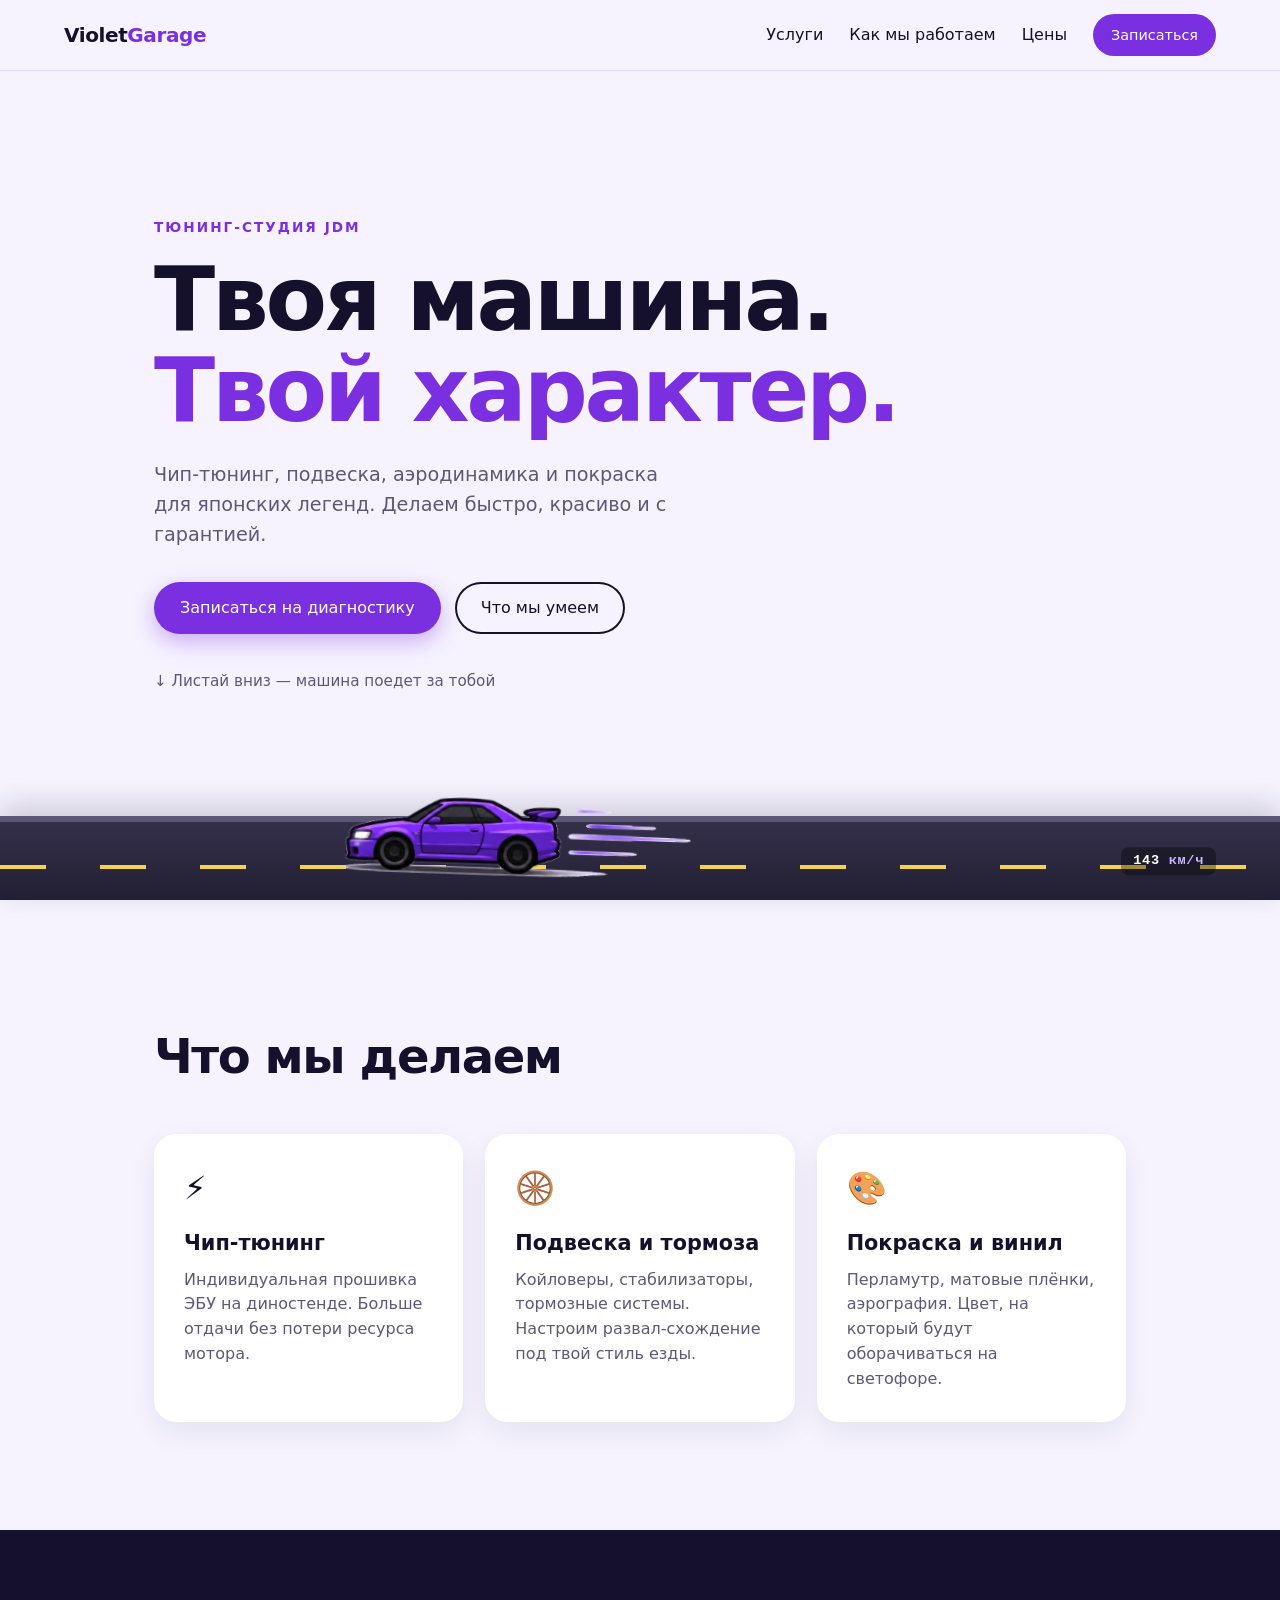
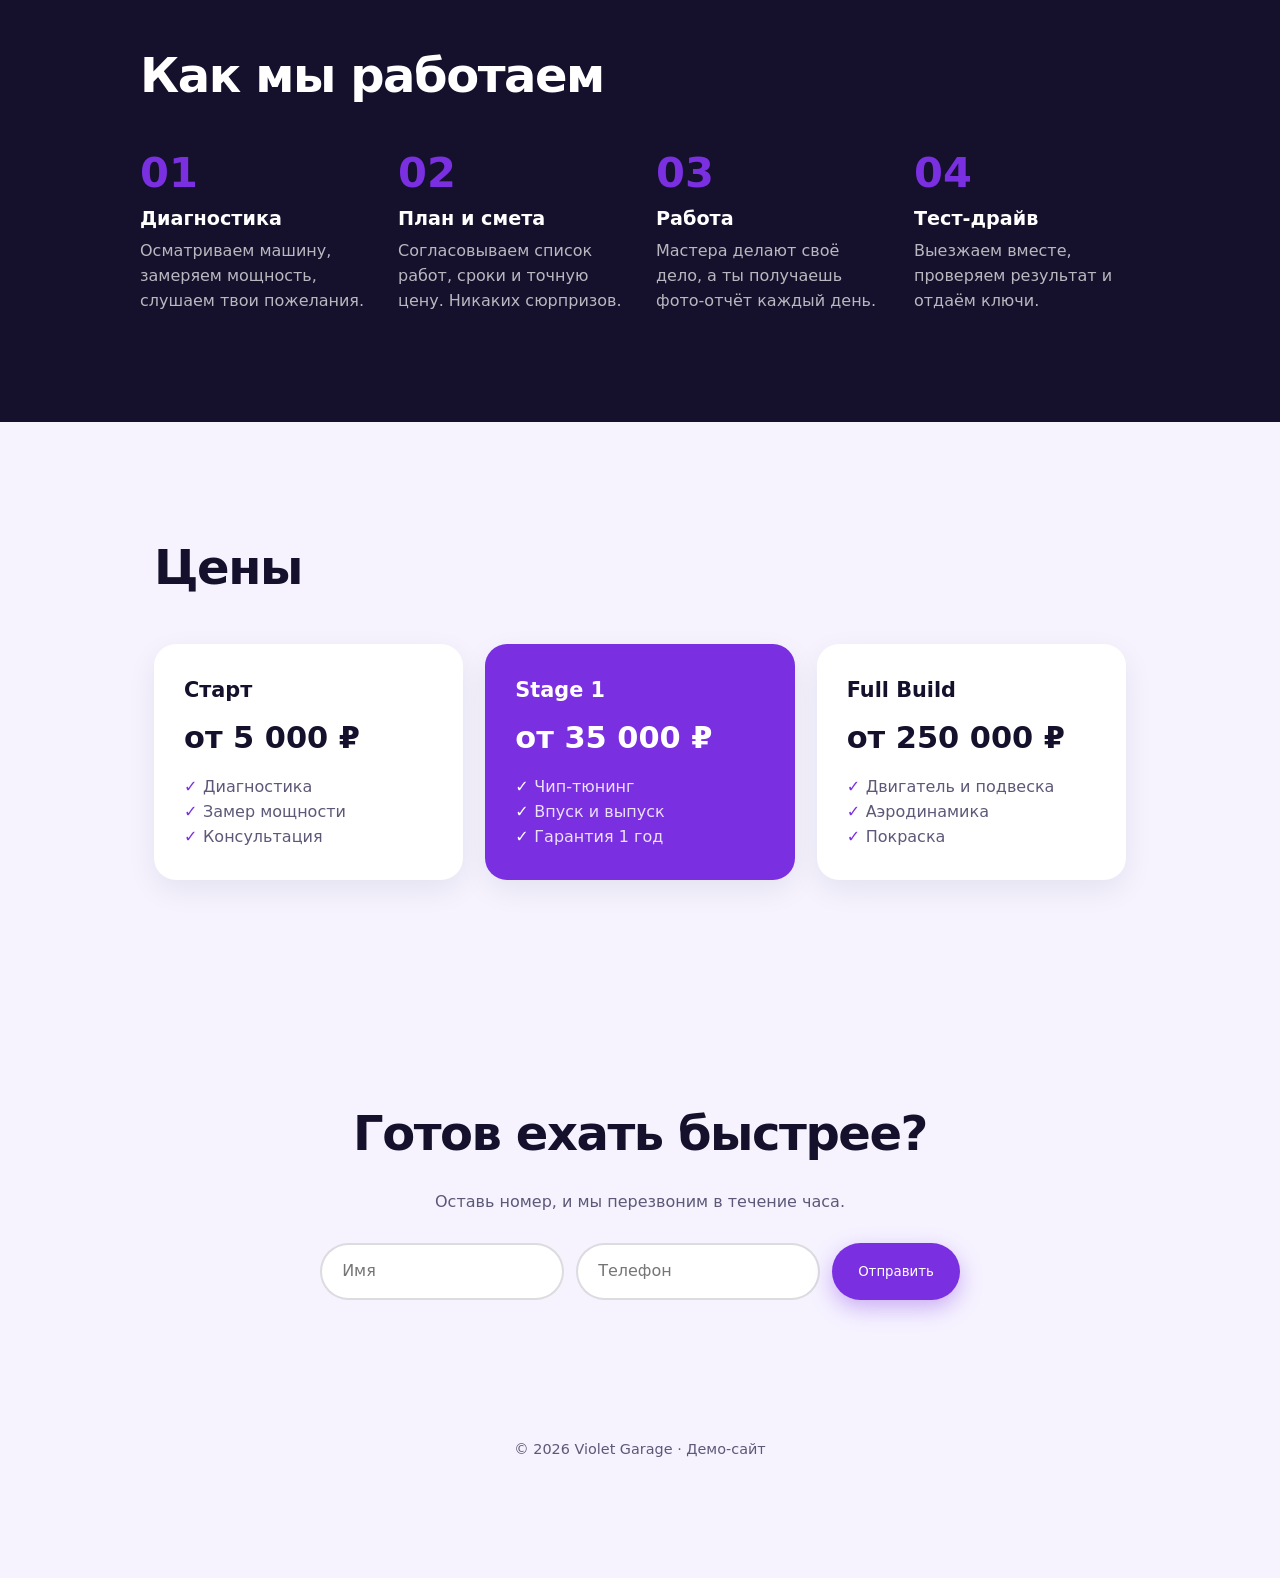
<file: car-site/index.html>
<!doctype html>
<html lang="ru">
<head>
  <meta charset="utf-8">
  <meta name="viewport" content="width=device-width, initial-scale=1">
  <title>Violet Garage — тюнинг-студия</title>
  <meta name="description" content="Violet Garage — студия тюнинга и обслуживания японских спорткаров.">
  <link rel="stylesheet" href="style.css">
</head>
<body>

  <header class="nav">
    <a class="logo" href="#top">Violet<span>Garage</span></a>
    <nav>
      <a href="#services">Услуги</a>
      <a href="#process">Как мы работаем</a>
      <a href="#prices">Цены</a>
      <a class="btn btn-small" href="#contact">Записаться</a>
    </nav>
  </header>

  <main id="top">

    <section class="hero">
      <p class="eyebrow">Тюнинг-студия JDM</p>
      <h1>Твоя машина.<br><em>Твой характер.</em></h1>
      <p class="lead">Чип-тюнинг, подвеска, аэродинамика и покраска для японских легенд. Делаем быстро, красиво и с гарантией.</p>
      <div class="hero-actions">
        <a class="btn" href="#contact">Записаться на диагностику</a>
        <a class="btn btn-ghost" href="#services">Что мы умеем</a>
      </div>
      <p class="hint">↓ Листай вниз — машина поедет за тобой</p>
    </section>

    <section id="services" class="section">
      <h2>Что мы делаем</h2>
      <div class="cards">
        <article class="card">
          <span class="icon">⚡</span>
          <h3>Чип-тюнинг</h3>
          <p>Индивидуальная прошивка ЭБУ на диностенде. Больше отдачи без потери ресурса мотора.</p>
        </article>
        <article class="card">
          <span class="icon">🛞</span>
          <h3>Подвеска и тормоза</h3>
          <p>Койловеры, стабилизаторы, тормозные системы. Настроим развал-схождение под твой стиль езды.</p>
        </article>
        <article class="card">
          <span class="icon">🎨</span>
          <h3>Покраска и винил</h3>
          <p>Перламутр, матовые плёнки, аэрография. Цвет, на который будут оборачиваться на светофоре.</p>
        </article>
      </div>
    </section>

    <section id="process" class="section section-dark">
      <h2>Как мы работаем</h2>
      <ol class="steps">
        <li><b>01</b><h3>Диагностика</h3><p>Осматриваем машину, замеряем мощность, слушаем твои пожелания.</p></li>
        <li><b>02</b><h3>План и смета</h3><p>Согласовываем список работ, сроки и точную цену. Никаких сюрпризов.</p></li>
        <li><b>03</b><h3>Работа</h3><p>Мастера делают своё дело, а ты получаешь фото-отчёт каждый день.</p></li>
        <li><b>04</b><h3>Тест-драйв</h3><p>Выезжаем вместе, проверяем результат и отдаём ключи.</p></li>
      </ol>
    </section>

    <section id="prices" class="section">
      <h2>Цены</h2>
      <div class="cards">
        <article class="card">
          <h3>Старт</h3>
          <p class="price">от 5 000 ₽</p>
          <ul><li>Диагностика</li><li>Замер мощности</li><li>Консультация</li></ul>
        </article>
        <article class="card card-hot">
          <h3>Stage 1</h3>
          <p class="price">от 35 000 ₽</p>
          <ul><li>Чип-тюнинг</li><li>Впуск и выпуск</li><li>Гарантия 1 год</li></ul>
        </article>
        <article class="card">
          <h3>Full Build</h3>
          <p class="price">от 250 000 ₽</p>
          <ul><li>Двигатель и подвеска</li><li>Аэродинамика</li><li>Покраска</li></ul>
        </article>
      </div>
    </section>

    <section id="contact" class="section section-cta">
      <h2>Готов ехать быстрее?</h2>
      <p>Оставь номер, и мы перезвоним в течение часа.</p>
      <form class="form" onsubmit="event.preventDefault(); this.querySelector('button').textContent='Спасибо! Мы позвоним ✔';">
        <input type="text" placeholder="Имя" required>
        <input type="tel" placeholder="Телефон" required>
        <button class="btn" type="submit">Отправить</button>
      </form>
    </section>

    <footer class="footer">© 2026 Violet Garage · Демо-сайт</footer>
  </main>

  <!-- Дорога и машина -->
  <div class="road" aria-hidden="true">
    <div class="speedo"><span id="speed">0</span> км/ч</div>
  </div>
  <div class="car" id="car" aria-hidden="true">
    <img src="car.png" alt="" draggable="false">
  </div>

  <script src="script.js"></script>
</body>
</html>
</file>
<file: car-site/style.css>
:root {
  --bg: #f6f3ff;
  --ink: #15102b;
  --muted: #5d5878;
  --violet: #7a2fe0;
  --violet-dark: #4b1a99;
  --card: #ffffff;
  --road-h: 84px;
  --car-w: clamp(200px, 27vw, 400px);
}

* { box-sizing: border-box; margin: 0; padding: 0; }
html { scroll-behavior: smooth; }

body {
  font-family: system-ui, -apple-system, "Segoe UI", Roboto, Arial, sans-serif;
  background: var(--bg);
  color: var(--ink);
  line-height: 1.55;
  padding-bottom: calc(var(--road-h) + 24px);
  overflow-x: hidden;
}

a { color: inherit; text-decoration: none; }

/* ---------- Навигация ---------- */
.nav {
  position: sticky; top: 0; z-index: 40;
  display: flex; align-items: center; justify-content: space-between;
  padding: 14px 5vw;
  background: rgba(246, 243, 255, .85);
  backdrop-filter: blur(10px);
  border-bottom: 1px solid rgba(122, 47, 224, .12);
}
.logo { font-weight: 800; font-size: 1.25rem; letter-spacing: -.02em; }
.logo span { color: var(--violet); }
.nav nav { display: flex; align-items: center; gap: 26px; font-weight: 500; }
.nav nav a:not(.btn):hover { color: var(--violet); }

/* ---------- Кнопки ---------- */
.btn {
  display: inline-block; border: 0; cursor: pointer;
  background: var(--violet); color: #fff;
  padding: 14px 26px; border-radius: 999px;
  font: 600 1rem/1 inherit; font-family: inherit;
  box-shadow: 0 8px 22px rgba(122, 47, 224, .35);
  transition: transform .15s, box-shadow .15s, background .15s;
}
.btn:hover { transform: translateY(-2px); background: var(--violet-dark); }
.btn-small { padding: 10px 18px; font-size: .9rem; box-shadow: none; }
.btn-ghost { background: transparent; color: var(--ink); box-shadow: inset 0 0 0 2px var(--ink); }
.btn-ghost:hover { background: var(--ink); color: #fff; }

/* ---------- Секции ---------- */
.hero {
  min-height: calc(100vh - 60px);
  display: flex; flex-direction: column; justify-content: center;
  padding: 6vh 5vw 14vh;
  max-width: 1100px; margin: 0 auto;
}
.eyebrow { color: var(--violet); font-weight: 700; letter-spacing: .15em; text-transform: uppercase; font-size: .85rem; margin-bottom: 16px; }
h1 { font-size: clamp(2.6rem, 8vw, 5.6rem); line-height: 1.02; letter-spacing: -.035em; font-weight: 900; }
h1 em { font-style: normal; color: var(--violet); }
.lead { margin: 24px 0 32px; max-width: 540px; font-size: 1.2rem; color: var(--muted); }
.hero-actions { display: flex; gap: 14px; flex-wrap: wrap; }
.hint { margin-top: 36px; color: var(--muted); font-size: .95rem; }

.section { padding: 12vh 5vw; max-width: 1100px; margin: 0 auto; }
.section h2 { font-size: clamp(2rem, 5vw, 3rem); letter-spacing: -.03em; margin-bottom: 40px; }

.section-dark {
  max-width: none; background: var(--ink); color: #fff;
  padding-left: max(5vw, calc((100vw - 1000px) / 2));
  padding-right: max(5vw, calc((100vw - 1000px) / 2));
}

/* ---------- Карточки ---------- */
.cards { display: grid; grid-template-columns: repeat(auto-fit, minmax(240px, 1fr)); gap: 22px; }
.card {
  background: var(--card); padding: 30px; border-radius: 22px;
  box-shadow: 0 10px 30px rgba(21, 16, 43, .07);
  transition: transform .2s;
}
.card:hover { transform: translateY(-6px); }
.card .icon { font-size: 2rem; display: block; margin-bottom: 14px; }
.card h3 { font-size: 1.3rem; margin-bottom: 8px; }
.card p { color: var(--muted); }
.card-hot { background: var(--violet); color: #fff; }
.card-hot p, .card-hot li { color: rgba(255,255,255,.85); }
.price { font-size: 1.9rem; font-weight: 800; color: var(--ink) !important; margin: 6px 0 14px; }
.card-hot .price { color: #fff !important; }
.card ul { list-style: none; color: var(--muted); }
.card li::before { content: "✓ "; color: var(--violet); font-weight: 700; }
.card-hot li::before { color: #fff; }

/* ---------- Шаги ---------- */
.steps { list-style: none; display: grid; grid-template-columns: repeat(auto-fit, minmax(210px, 1fr)); gap: 32px; }
.steps b { color: var(--violet); font-size: 2.6rem; font-weight: 900; display: block; line-height: 1; margin-bottom: 10px; }
.steps h3 { margin-bottom: 6px; font-size: 1.2rem; }
.steps p { color: rgba(255,255,255,.7); }

/* ---------- CTA ---------- */
.section-cta { text-align: center; }
.section-cta p { color: var(--muted); margin: -20px 0 28px; }
.form { display: flex; gap: 12px; justify-content: center; flex-wrap: wrap; }
.form input {
  padding: 14px 20px; border-radius: 999px; border: 2px solid rgba(21,16,43,.15);
  font: inherit; min-width: 200px; background: #fff;
}
.form input:focus { outline: none; border-color: var(--violet); }

.footer { text-align: center; padding: 30px 5vw 10px; color: var(--muted); font-size: .9rem; }

/* ---------- Дорога ---------- */
.road {
  position: fixed; left: 0; right: 0; bottom: 0; z-index: 50;
  height: var(--road-h);
  background:
    /* разметка */
    repeating-linear-gradient(90deg, #f3d34a 0 46px, transparent 46px 100px) center 58% / 100% 4px no-repeat,
    linear-gradient(#34304a, #221f33);
  border-top: 6px solid #5b5675;
  box-shadow: 0 -10px 30px rgba(21, 16, 43, .18);
}
.speedo {
  position: absolute; right: 5vw; top: 50%; transform: translateY(-50%);
  font: 700 .85rem/1 ui-monospace, Menlo, Consolas, monospace;
  color: #c9b6ff; background: rgba(0,0,0,.35);
  padding: 7px 12px; border-radius: 8px; letter-spacing: .05em;
}
.speedo span { display: inline-block; min-width: 3ch; text-align: right; color: #fff; }

/* ---------- Машина ---------- */
.car {
  position: fixed; left: 0; bottom: calc(var(--road-h) - 58px); z-index: 60;
  width: var(--car-w);
  pointer-events: none;
  will-change: transform;
  transform: translate3d(-120vw, 0, 0);
  /* чтобы наклон шёл от колёс */
  transform-origin: 65% 100%;
}
.car img {
  display: block; width: 100%; height: auto; user-select: none;
  /* линии скорости (левые ~36% картинки) гасятся через --lines */
  -webkit-mask-image: linear-gradient(90deg, rgba(0,0,0,var(--lines, 1)) 0 36.4%, #000 36.4%);
          mask-image: linear-gradient(90deg, rgba(0,0,0,var(--lines, 1)) 0 36.4%, #000 36.4%);
}

@media (max-width: 640px) {
  .nav nav a:not(.btn) { display: none; }
  .speedo { display: none; }
  :root { --road-h: 70px; }
}
</file>
